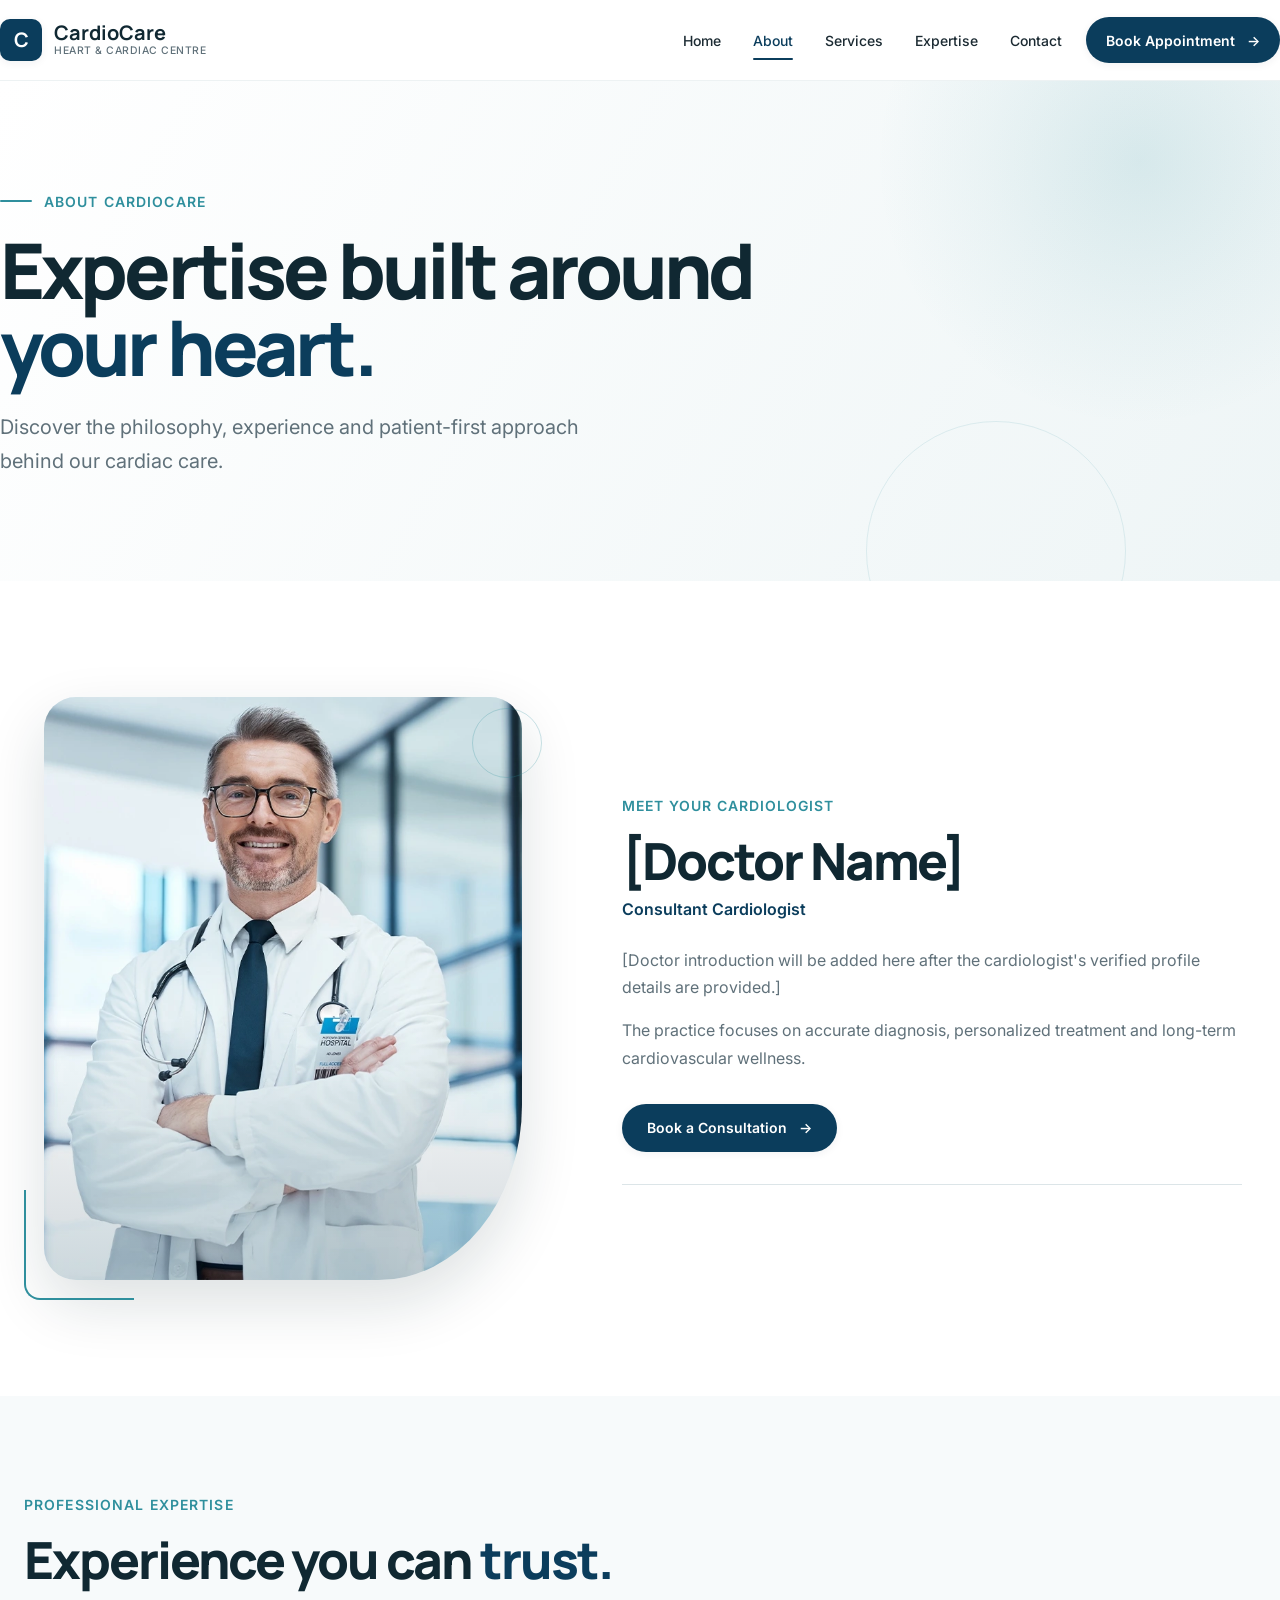
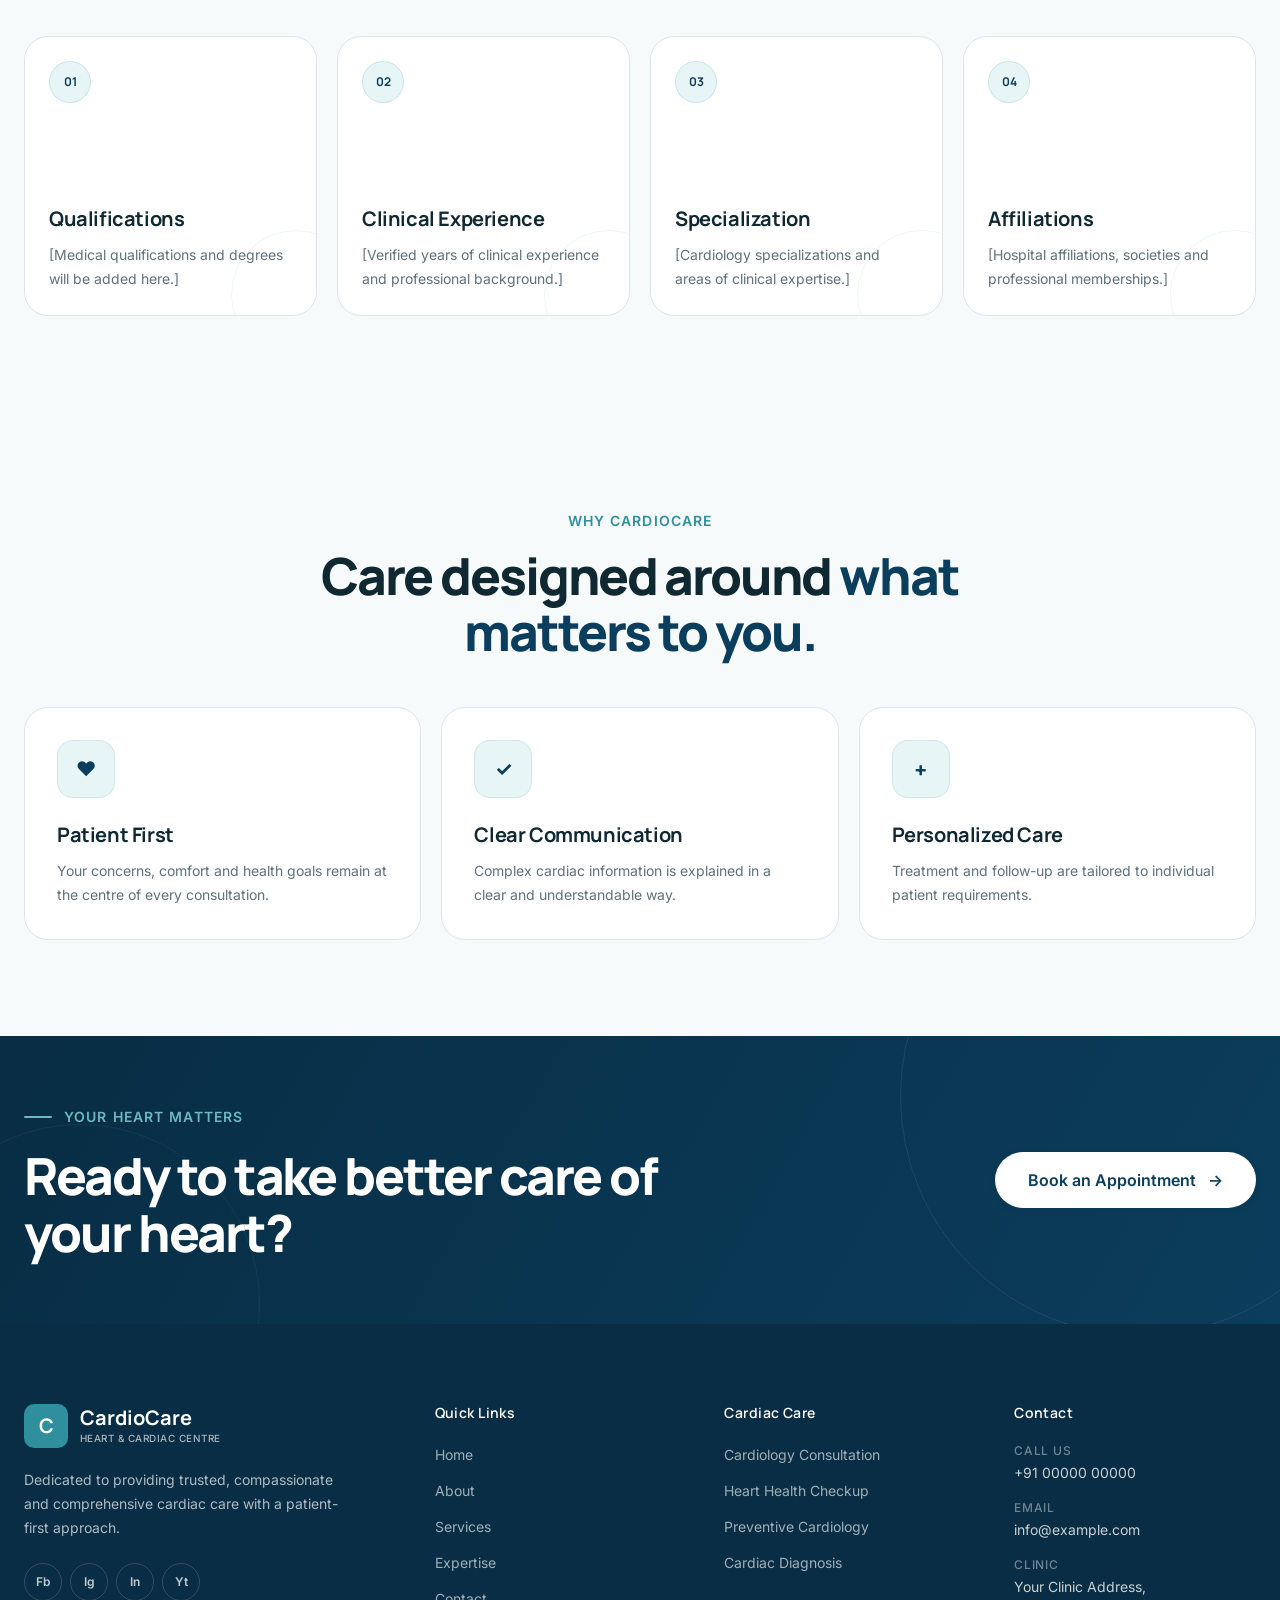
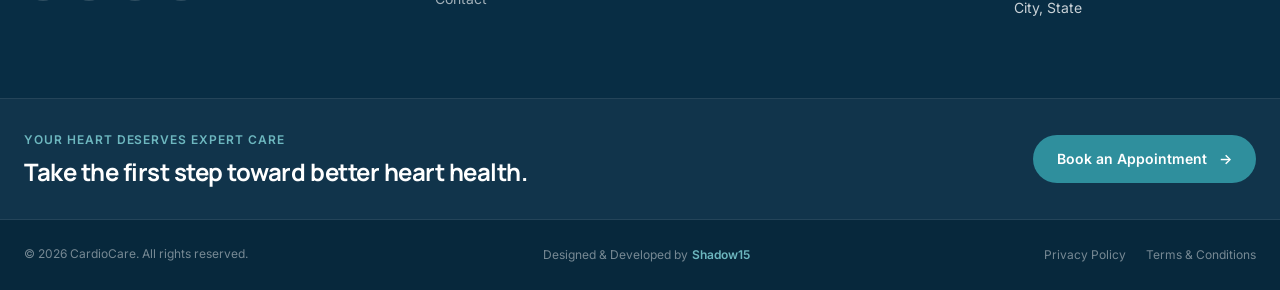
<file: about.html>
<!DOCTYPE html>
<html lang="en">

<head>

    <!-- =====================================================
         DOCUMENT META
         ===================================================== -->

    <meta charset="UTF-8">

    <meta
        name="viewport"
        content="width=device-width, initial-scale=1.0"
    >

    <meta
        name="description"
        content="Learn about our cardiology practice, clinical approach and commitment to personalized heart care."
    >

    <meta
        name="theme-color"
        content="#0b3d5c"
    >

    <title>About | CardioCare</title>


    <!-- =====================================================
         FAVICON
         ===================================================== -->

    <link
        rel="icon"
        type="image/png"
        href="assets/images/logo/favicon.png"
    >


    <!-- =====================================================
         GOOGLE FONTS
         ===================================================== -->

    <link rel="preconnect" href="https://fonts.googleapis.com">

    <link
        rel="preconnect"
        href="https://fonts.gstatic.com"
        crossorigin
    >

    <link
        href="https://fonts.googleapis.com/css2?family=Inter:wght@400;500;600;700&family=Manrope:wght@500;600;700;800&display=swap"
        rel="stylesheet"
    >


    <!-- =====================================================
         MAIN STYLESHEET
         ===================================================== -->

    <link
        rel="stylesheet"
        href="assets/css/style.css"
    >

</head>


<body data-page="about">


    <!-- =====================================================
         SITE HEADER / NAVBAR
         SHARED COMPONENT
         ===================================================== -->

    <header class="site-header">

        <div class="site-header__inner container">


            <!-- =================================================
                 LOGO
                 ================================================= -->

            <a
                href="index.html"
                class="site-header__logo"
                aria-label="CardioCare - Home"
            >

                <span class="site-header__logo-mark">
                    C
                </span>

                <span class="site-header__logo-text">

                    <strong>
                        CardioCare
                    </strong>

                    <small>
                        Heart &amp; Cardiac Centre
                    </small>

                </span>

            </a>


            <!-- =================================================
                 DESKTOP NAVIGATION
                 ================================================= -->

            <nav
                class="site-nav"
                aria-label="Primary Navigation"
            >

                <ul class="site-nav__list">

                    <li class="site-nav__item">

                        <a
                            href="index.html"
                            class="site-nav__link"
                        >
                            Home
                        </a>

                    </li>

                    <li class="site-nav__item">

                        <a
                            href="about.html"
                            class="site-nav__link active"
                        >
                            About
                        </a>

                    </li>

                    <li class="site-nav__item">

                        <a
                            href="services.html"
                            class="site-nav__link"
                        >
                            Services
                        </a>

                    </li>

                    <li class="site-nav__item">

                        <a
                            href="portfolio.html"
                            class="site-nav__link"
                        >
                            Expertise
                        </a>

                    </li>

                    <li class="site-nav__item">

                        <a
                            href="contact.html"
                            class="site-nav__link"
                        >
                            Contact
                        </a>

                    </li>

                </ul>

            </nav>


            <!-- =================================================
                 HEADER ACTIONS
                 ================================================= -->

            <div class="site-header__actions">

                <a
                    href="contact.html"
                    class="site-header__appointment"
                >

                    <span>
                        Book Appointment
                    </span>

                    <span
                        class="site-header__appointment-arrow"
                        aria-hidden="true"
                    >
                        →
                    </span>

                </a>


                <button
                    class="site-header__menu-toggle"
                    type="button"
                    aria-label="Open navigation menu"
                    aria-expanded="false"
                    aria-controls="mobile-navigation"
                >

                    <span></span>
                    <span></span>
                    <span></span>

                </button>

            </div>

        </div>


        <!-- =====================================================
             MOBILE NAVIGATION
             ===================================================== -->

        <div
            class="mobile-navigation"
            id="mobile-navigation"
        >

            <nav
                class="mobile-navigation__nav"
                aria-label="Mobile Navigation"
            >

                <ul class="mobile-navigation__list">

                    <li>

                        <a
                            href="index.html"
                            class="mobile-navigation__link"
                        >
                            Home
                        </a>

                    </li>

                    <li>

                        <a
                            href="about.html"
                            class="mobile-navigation__link active"
                        >
                            About
                        </a>

                    </li>

                    <li>

                        <a
                            href="services.html"
                            class="mobile-navigation__link"
                        >
                            Services
                        </a>

                    </li>

                    <li>

                        <a
                            href="portfolio.html"
                            class="mobile-navigation__link"
                        >
                            Expertise
                        </a>

                    </li>

                    <li>

                        <a
                            href="contact.html"
                            class="mobile-navigation__link"
                        >
                            Contact
                        </a>

                    </li>

                </ul>


                <a
                    href="contact.html"
                    class="mobile-navigation__appointment"
                >
                    Book an Appointment
                </a>

            </nav>

        </div>

    </header>



    <!-- =====================================================
         MAIN CONTENT
         ===================================================== -->

    <main>


        <!-- =================================================
             ABOUT PAGE HERO
             CSS: assets/css/pages/about/about.css
             ================================================= -->

        <section
            class="about-page-hero"
            aria-labelledby="about-page-title"
        >

            <div class="container">

                <div
                    class="about-page-hero__content"
                    data-reveal
                >

                    <span class="about-page-hero__eyebrow">
                        About CardioCare
                    </span>

                    <h1
                        id="about-page-title"
                        class="about-page-hero__title"
                    >
                        Expertise built around
                        <span>your heart.</span>
                    </h1>

                    <p class="about-page-hero__description">
                        Discover the philosophy, experience and
                        patient-first approach behind our cardiac care.
                    </p>

                </div>

            </div>

        </section>



        <!-- =================================================
             DOCTOR INTRODUCTION
             ================================================= -->

        <section
            class="about-doctor section"
            aria-labelledby="about-doctor-title"
        >

            <div class="container">

                <div class="about-doctor__grid">


                    <!-- Doctor Image -->

                    <div
                        class="about-doctor__visual"
                        data-reveal
                    >

                        <div class="about-doctor__image-wrapper">

                            <img
                                src="assets/css/images/home about image.webp"
                                alt="Cardiologist portrait"
                                class="about-doctor__image"
                                loading="lazy"
                            >

                        </div>

                    </div>


                    <!-- Doctor Information -->

                    <div
                        class="about-doctor__content"
                        data-reveal
                    >

                        <span class="about-doctor__eyebrow">
                            Meet Your Cardiologist
                        </span>

                        <h2
                            id="about-doctor-title"
                            class="about-doctor__title"
                        >
                            [Doctor Name]
                        </h2>

                        <p class="about-doctor__designation">
                            Consultant Cardiologist
                        </p>

                        <p class="about-doctor__text">
                            [Doctor introduction will be added here
                            after the cardiologist's verified profile
                            details are provided.]
                        </p>

                        <p class="about-doctor__text">
                            The practice focuses on accurate diagnosis,
                            personalized treatment and long-term
                            cardiovascular wellness.
                        </p>


                        <!-- Doctor CTA -->

                        <a
                            href="contact.html"
                            class="btn btn--primary"
                        >
                            Book a Consultation

                            <span
                                class="btn__arrow"
                                aria-hidden="true"
                            >
                                →
                            </span>

                        </a>

                    </div>

                </div>

            </div>

        </section>



        <!-- =================================================
             QUALIFICATIONS & EXPERIENCE
             ================================================= -->

        <section
            class="about-credentials section section--light"
            aria-labelledby="about-credentials-title"
        >

            <div class="container">


                <!-- Section Header -->

                <div
                    class="about-section-header"
                    data-reveal
                >

                    <span class="about-section-header__eyebrow">
                        Professional Expertise
                    </span>

                    <h2
                        id="about-credentials-title"
                        class="about-section-header__title"
                    >
                        Experience you can
                        <span>trust.</span>
                    </h2>

                </div>


                <!-- Credentials Grid -->

                <div class="about-credentials__grid">


                    <!-- Qualification -->

                    <article
                        class="about-credential-card"
                        data-reveal
                    >

                        <span class="about-credential-card__number">
                            01
                        </span>

                        <h3>
                            Qualifications
                        </h3>

                        <p>
                            [Medical qualifications and degrees
                            will be added here.]
                        </p>

                    </article>


                    <!-- Experience -->

                    <article
                        class="about-credential-card"
                        data-reveal
                    >

                        <span class="about-credential-card__number">
                            02
                        </span>

                        <h3>
                            Clinical Experience
                        </h3>

                        <p>
                            [Verified years of clinical experience
                            and professional background.]
                        </p>

                    </article>


                    <!-- Specialization -->

                    <article
                        class="about-credential-card"
                        data-reveal
                    >

                        <span class="about-credential-card__number">
                            03
                        </span>

                        <h3>
                            Specialization
                        </h3>

                        <p>
                            [Cardiology specializations and areas
                            of clinical expertise.]
                        </p>

                    </article>


                    <!-- Affiliations -->

                    <article
                        class="about-credential-card"
                        data-reveal
                    >

                        <span class="about-credential-card__number">
                            04
                        </span>

                        <h3>
                            Affiliations
                        </h3>

                        <p>
                            [Hospital affiliations, societies and
                            professional memberships.]
                        </p>

                    </article>

                </div>

            </div>

        </section>


        <!-- =================================================
             WHY CHOOSE US
             ================================================= -->

        <section
            class="about-why section section--light"
            aria-labelledby="about-why-title"
        >

            <div class="container">

                <div
                    class="about-section-header text-center"
                    data-reveal
                >

                    <span class="about-section-header__eyebrow">
                        Why CardioCare
                    </span>

                    <h2
                        id="about-why-title"
                        class="about-section-header__title"
                    >
                        Care designed around
                        <span>what matters to you.</span>
                    </h2>

                </div>


                <div class="about-why__grid">


                    <!-- Why 01 -->

                    <article
                        class="about-why__item"
                        data-reveal
                    >

                        <span class="about-why__icon">
                            ♥
                        </span>

                        <h3>
                            Patient First
                        </h3>

                        <p>
                            Your concerns, comfort and health goals
                            remain at the centre of every consultation.
                        </p>

                    </article>


                    <!-- Why 02 -->

                    <article
                        class="about-why__item"
                        data-reveal
                    >

                        <span class="about-why__icon">
                            ✓
                        </span>

                        <h3>
                            Clear Communication
                        </h3>

                        <p>
                            Complex cardiac information is explained
                            in a clear and understandable way.
                        </p>

                    </article>


                    <!-- Why 03 -->

                    <article
                        class="about-why__item"
                        data-reveal
                    >

                        <span class="about-why__icon">
                            +
                        </span>

                        <h3>
                            Personalized Care
                        </h3>

                        <p>
                            Treatment and follow-up are tailored
                            to individual patient requirements.
                        </p>

                    </article>

                </div>

            </div>

        </section>



        <!-- =================================================
             APPOINTMENT CTA
             ================================================= -->

        <section
            class="about-cta"
            aria-labelledby="about-cta-title"
        >

            <div class="container">

                <div
                    class="about-cta__inner"
                    data-reveal
                >

                    <div class="about-cta__content">

                        <span class="about-cta__eyebrow">
                            Your Heart Matters
                        </span>

                        <h2
                            id="about-cta-title"
                            class="about-cta__title"
                        >
                            Ready to take better
                            care of your heart?
                        </h2>

                    </div>


                    <a
                        href="contact.html"
                        class="btn btn--light btn--large"
                    >

                        Book an Appointment

                        <span
                            class="btn__arrow"
                            aria-hidden="true"
                        >
                            →
                        </span>

                    </a>

                </div>

            </div>

        </section>

    </main>



    <!-- =====================================================
         SITE FOOTER
         SHARED COMPONENT
         ===================================================== -->

    <footer class="site-footer">

        <div class="site-footer__main container">


            <!-- Footer Brand -->

            <div class="site-footer__brand">

                <a
                    href="index.html"
                    class="site-footer__logo"
                    aria-label="CardioCare - Home"
                >

                    <span class="site-footer__logo-mark">
                        C
                    </span>

                    <span class="site-footer__logo-text">

                        <strong>
                            CardioCare
                        </strong>

                        <small>
                            Heart &amp; Cardiac Centre
                        </small>

                    </span>

                </a>

                <p class="site-footer__description">
                    Dedicated to providing trusted,
                    compassionate and comprehensive
                    cardiac care with a patient-first approach.
                </p>


                <div class="site-footer__socials">

                    <a
                        href="#"
                        class="site-footer__social"
                        aria-label="Facebook"
                    >
                        Fb
                    </a>

                    <a
                        href="#"
                        class="site-footer__social"
                        aria-label="Instagram"
                    >
                        Ig
                    </a>

                    <a
                        href="#"
                        class="site-footer__social"
                        aria-label="LinkedIn"
                    >
                        In
                    </a>

                    <a
                        href="#"
                        class="site-footer__social"
                        aria-label="YouTube"
                    >
                        Yt
                    </a>

                </div>

            </div>


            <!-- Footer Quick Links -->

            <div class="site-footer__column">

                <h3 class="site-footer__heading">
                    Quick Links
                </h3>

                <ul class="site-footer__links">

                    <li>
                        <a href="index.html">
                            Home
                        </a>
                    </li>

                    <li>
                        <a href="about.html">
                            About
                        </a>
                    </li>

                    <li>
                        <a href="services.html">
                            Services
                        </a>
                    </li>

                    <li>
                        <a href="portfolio.html">
                            Expertise
                        </a>
                    </li>

                    <li>
                        <a href="contact.html">
                            Contact
                        </a>
                    </li>

                </ul>

            </div>


            <!-- Footer Services -->

            <div class="site-footer__column">

                <h3 class="site-footer__heading">
                    Cardiac Care
                </h3>

                <ul class="site-footer__links">

                    <li>
                        <a href="services.html">
                            Cardiology Consultation
                        </a>
                    </li>

                    <li>
                        <a href="services.html">
                            Heart Health Checkup
                        </a>
                    </li>

                    <li>
                        <a href="services.html">
                            Preventive Cardiology
                        </a>
                    </li>

                    <li>
                        <a href="services.html">
                            Cardiac Diagnosis
                        </a>
                    </li>

                </ul>

            </div>


            <!-- Footer Contact -->

            <div class="site-footer__column">

                <h3 class="site-footer__heading">
                    Contact
                </h3>

                <a
                    href="tel:+910000000000"
                    class="site-footer__contact-item"
                >

                    <span class="site-footer__contact-label">
                        Call Us
                    </span>

                    <span class="site-footer__contact-value">
                        +91 00000 00000
                    </span>

                </a>

                <a
                    href="mailto:info@example.com"
                    class="site-footer__contact-item"
                >

                    <span class="site-footer__contact-label">
                        Email
                    </span>

                    <span class="site-footer__contact-value">
                        info@example.com
                    </span>

                </a>

                <div class="site-footer__contact-item">

                    <span class="site-footer__contact-label">
                        Clinic
                    </span>

                    <span class="site-footer__contact-value">
                        Your Clinic Address,<br>
                        City, State
                    </span>

                </div>

            </div>

        </div>


        <!-- =================================================
             FOOTER CTA
             ================================================= -->

        <div class="site-footer__cta">

            <div class="site-footer__cta-inner container">

                <div class="site-footer__cta-content">

                    <span class="site-footer__cta-label">
                        Your Heart Deserves Expert Care
                    </span>

                    <h2 class="site-footer__cta-title">
                        Take the first step toward
                        better heart health.
                    </h2>

                </div>

                <a
                    href="contact.html"
                    class="site-footer__cta-button"
                >
                    Book an Appointment

                    <span aria-hidden="true">
                        →
                    </span>

                </a>

            </div>

        </div>


        <!-- =================================================
             FOOTER BOTTOM
             ================================================= -->

        <div class="site-footer__bottom">

            <div class="site-footer__bottom-inner container">

                <p class="site-footer__copyright">
                    © 2026 CardioCare.
                    All rights reserved.
                </p>

                <p class="site-footer__credit">

                    Designed &amp; Developed by

                    <a
                        href="https://shadow15.in"
                        target="_blank"
                        rel="noopener noreferrer"
                        class="site-footer__credit-link"
                    >
                        Shadow15
                    </a>

                </p>

                <div class="site-footer__legal">

                    <a href="#">
                        Privacy Policy
                    </a>

                    <a href="#">
                        Terms &amp; Conditions
                    </a>

                </div>

            </div>

        </div>

    </footer>



    <!-- =====================================================
         MAIN JAVASCRIPT
         ===================================================== -->

    <script
        type="module"
        src="assets/js/main.js"
    ></script>

</body>

</html>
</file>
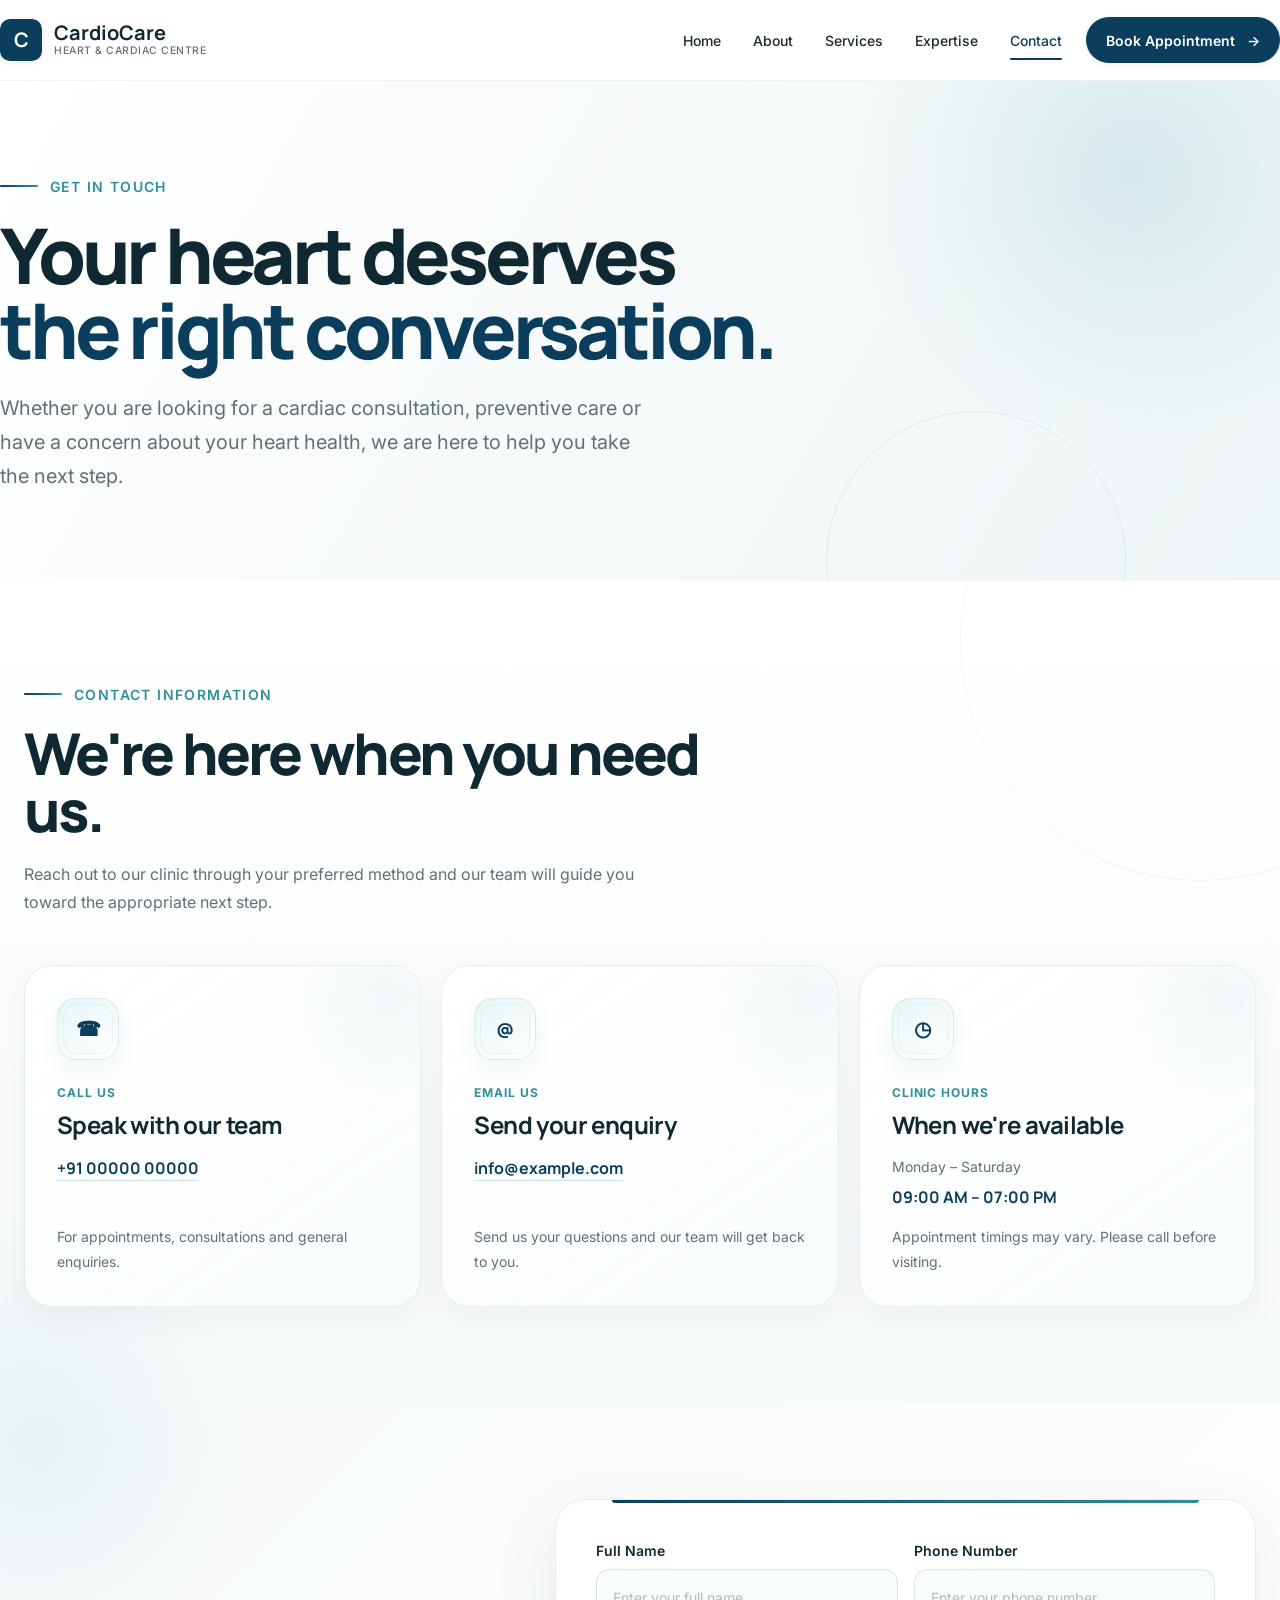
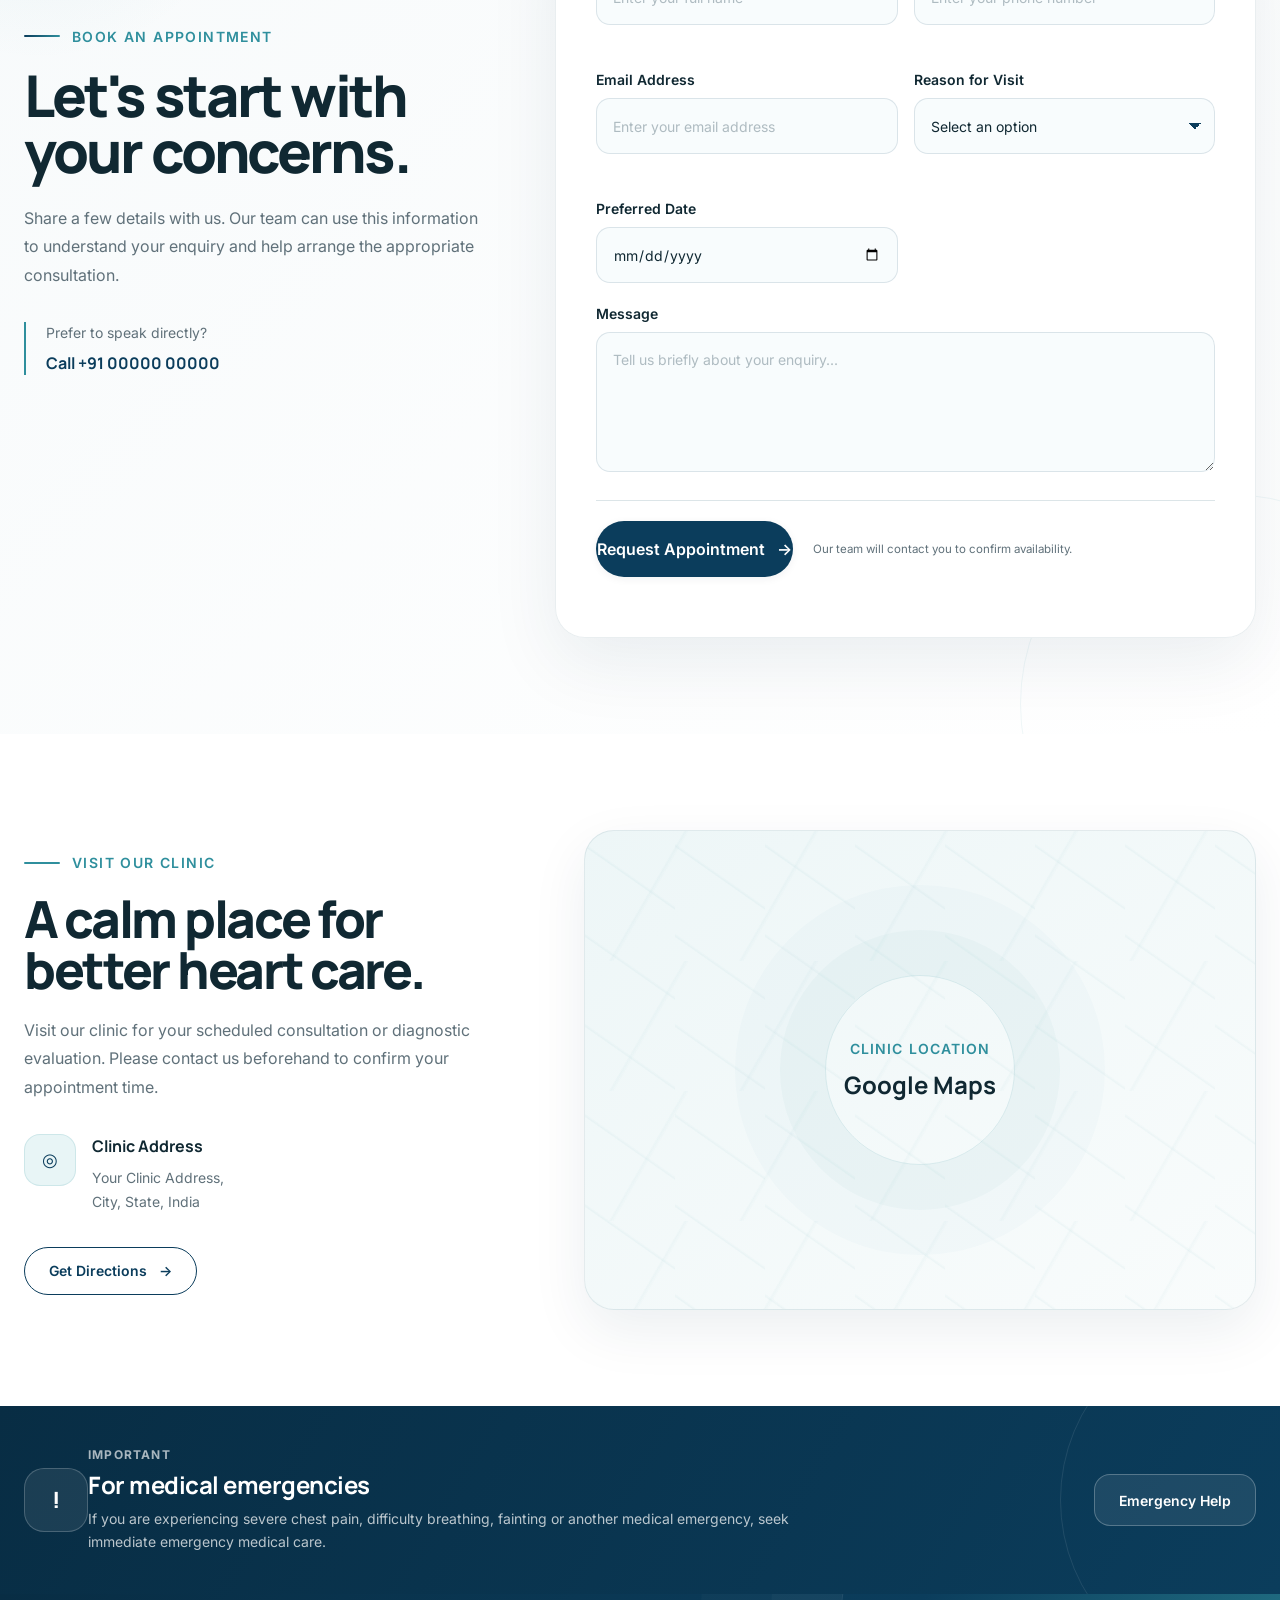
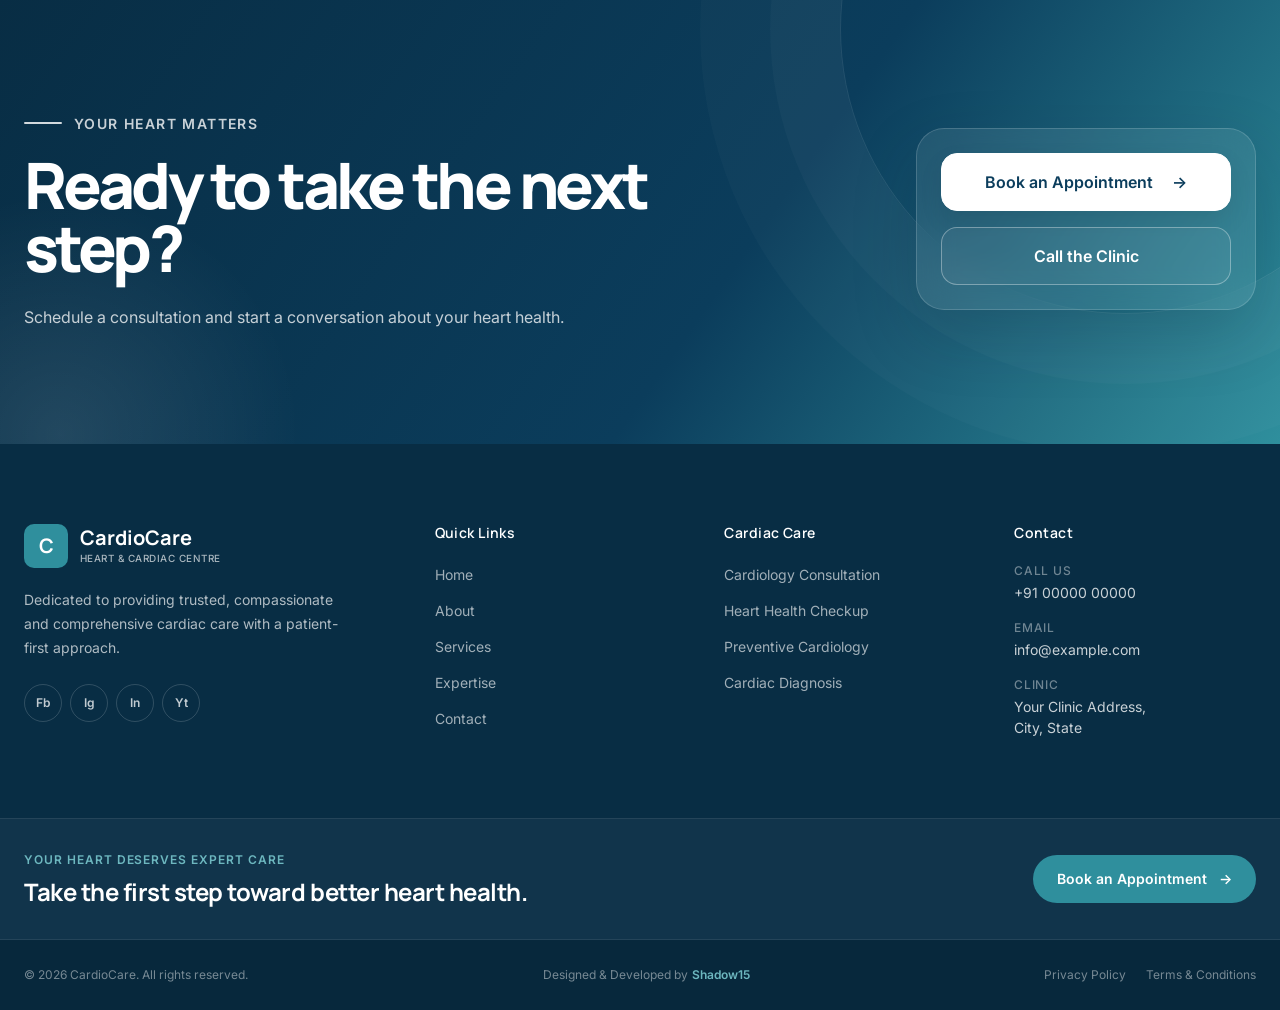
<file: contact.html>
<!DOCTYPE html>
<html lang="en">

<head>

    <!-- =====================================================
         DOCUMENT META
         ===================================================== -->

    <meta charset="UTF-8">

    <meta
        name="viewport"
        content="width=device-width, initial-scale=1.0"
    >

    <meta
        name="description"
        content="Contact our cardiology clinic for consultations, appointments and personalized heart care."
    >

    <meta
        name="theme-color"
        content="#0b3d5c"
    >

    <title>Contact | CardioCare</title>


    <!-- =====================================================
         FAVICON
         ===================================================== -->

    <link
        rel="icon"
        type="image/png"
        href="assets/images/logo/favicon.png"
    >


    <!-- =====================================================
         GOOGLE FONTS
         ===================================================== -->

    <link rel="preconnect" href="https://fonts.googleapis.com">

    <link
        rel="preconnect"
        href="https://fonts.gstatic.com"
        crossorigin
    >

    <link
        href="https://fonts.googleapis.com/css2?family=Inter:wght@400;500;600;700&family=Manrope:wght@500;600;700;800&display=swap"
        rel="stylesheet"
    >


    <!-- =====================================================
         MAIN STYLESHEET
         ===================================================== -->

    <link
        rel="stylesheet"
        href="assets/css/style.css"
    >

</head>


<body data-page="contact">


    <!-- =====================================================
         SITE HEADER / NAVBAR
         SHARED COMPONENT
         ===================================================== -->

    <header class="site-header">

        <div class="site-header__inner container">


            <!-- =================================================
                 LOGO
                 ================================================= -->

            <a
                href="index.html"
                class="site-header__logo"
                aria-label="CardioCare - Home"
            >

                <span class="site-header__logo-mark">
                    C
                </span>

                <span class="site-header__logo-text">

                    <strong>
                        CardioCare
                    </strong>

                    <small>
                        Heart &amp; Cardiac Centre
                    </small>

                </span>

            </a>


            <!-- =================================================
                 DESKTOP NAVIGATION
                 ================================================= -->

            <nav
                class="site-nav"
                aria-label="Primary Navigation"
            >

                <ul class="site-nav__list">

                    <li class="site-nav__item">

                        <a
                            href="index.html"
                            class="site-nav__link"
                        >
                            Home
                        </a>

                    </li>

                    <li class="site-nav__item">

                        <a
                            href="about.html"
                            class="site-nav__link"
                        >
                            About
                        </a>

                    </li>

                    <li class="site-nav__item">

                        <a
                            href="services.html"
                            class="site-nav__link"
                        >
                            Services
                        </a>

                    </li>

                    <li class="site-nav__item">

                        <a
                            href="portfolio.html"
                            class="site-nav__link"
                        >
                            Expertise
                        </a>

                    </li>

                    <li class="site-nav__item">

                        <a
                            href="contact.html"
                            class="site-nav__link active"
                        >
                            Contact
                        </a>

                    </li>

                </ul>

            </nav>


            <!-- =================================================
                 HEADER ACTIONS
                 ================================================= -->

            <div class="site-header__actions">

                <a
                    href="#appointment-form"
                    class="site-header__appointment"
                >

                    <span>
                        Book Appointment
                    </span>

                    <span
                        class="site-header__appointment-arrow"
                        aria-hidden="true"
                    >
                        →
                    </span>

                </a>


                <button
                    class="site-header__menu-toggle"
                    type="button"
                    aria-label="Open navigation menu"
                    aria-expanded="false"
                    aria-controls="mobile-navigation"
                >

                    <span></span>
                    <span></span>
                    <span></span>

                </button>

            </div>

        </div>


        <!-- =====================================================
             MOBILE NAVIGATION
             ===================================================== -->

        <div
            class="mobile-navigation"
            id="mobile-navigation"
        >

            <nav
                class="mobile-navigation__nav"
                aria-label="Mobile Navigation"
            >

                <ul class="mobile-navigation__list">

                    <li>
                        <a
                            href="index.html"
                            class="mobile-navigation__link"
                        >
                            Home
                        </a>
                    </li>

                    <li>
                        <a
                            href="about.html"
                            class="mobile-navigation__link"
                        >
                            About
                        </a>
                    </li>

                    <li>
                        <a
                            href="services.html"
                            class="mobile-navigation__link"
                        >
                            Services
                        </a>
                    </li>

                    <li>
                        <a
                            href="portfolio.html"
                            class="mobile-navigation__link"
                        >
                            Expertise
                        </a>
                    </li>

                    <li>
                        <a
                            href="contact.html"
                            class="mobile-navigation__link active"
                        >
                            Contact
                        </a>
                    </li>

                </ul>


                <a
                    href="#appointment-form"
                    class="mobile-navigation__appointment"
                >
                    Book an Appointment
                </a>

            </nav>

        </div>

    </header>


    <!-- =====================================================
         MAIN CONTENT
         ===================================================== -->

    <main>


        <!-- =================================================
             01. CONTACT HERO
             CSS: contact-hero.css
             ================================================= -->

        <section
            class="contact-page-hero"
            aria-labelledby="contact-page-title"
        >

            <div class="container">

                <div
                    class="contact-page-hero__content"
                    data-reveal
                >

                    <span class="contact-page-hero__eyebrow">
                        Get in Touch
                    </span>

                    <h1
                        id="contact-page-title"
                        class="contact-page-hero__title"
                    >
                        Your heart deserves
                        <span>the right conversation.</span>
                    </h1>

                    <p class="contact-page-hero__description">
                        Whether you are looking for a cardiac
                        consultation, preventive care or have a
                        concern about your heart health, we are
                        here to help you take the next step.
                    </p>

                </div>

            </div>

        </section>


        <!-- =================================================
             02. CONTACT INFORMATION
             CSS: contact-info.css
             ================================================= -->

        <section
            class="contact-info section"
            aria-labelledby="contact-info-title"
        >

            <div class="container">


                <!-- Section Header -->

                <div
                    class="contact-info__header"
                    data-reveal
                >

                    <span class="contact-info__eyebrow">
                        Contact Information
                    </span>

                    <h2
                        id="contact-info-title"
                        class="contact-info__title"
                    >
                        We're here when
                        you need us.
                    </h2>

                    <p class="contact-info__intro">
                        Reach out to our clinic through your
                        preferred method and our team will guide
                        you toward the appropriate next step.
                    </p>

                </div>


                <!-- Information Cards -->

                <div class="contact-info__grid">


                    <!-- Phone -->

                    <article
                        class="contact-info__card"
                        data-reveal
                    >

                        <span class="contact-info__icon">
                            ☎
                        </span>

                        <span class="contact-info__label">
                            Call Us
                        </span>

                        <h3>
                            Speak with our team
                        </h3>

                        <a
                            href="tel:+910000000000"
                            class="contact-info__value"
                        >
                            +91 00000 00000
                        </a>

                        <p>
                            For appointments, consultations
                            and general enquiries.
                        </p>

                    </article>


                    <!-- Email -->

                    <article
                        class="contact-info__card"
                        data-reveal
                    >

                        <span class="contact-info__icon">
                            @
                        </span>

                        <span class="contact-info__label">
                            Email Us
                        </span>

                        <h3>
                            Send your enquiry
                        </h3>

                        <a
                            href="mailto:info@example.com"
                            class="contact-info__value"
                        >
                            info@example.com
                        </a>

                        <p>
                            Send us your questions and our team
                            will get back to you.
                        </p>

                    </article>


                    <!-- Clinic Hours -->

                    <article
                        class="contact-info__card"
                        data-reveal
                    >

                        <span class="contact-info__icon">
                            ◷
                        </span>

                        <span class="contact-info__label">
                            Clinic Hours
                        </span>

                        <h3>
                            When we're available
                        </h3>

                        <div class="contact-info__hours">

                            <span>
                                Monday – Saturday
                            </span>

                            <strong>
                                09:00 AM – 07:00 PM
                            </strong>

                        </div>

                        <p>
                            Appointment timings may vary.
                            Please call before visiting.
                        </p>

                    </article>

                </div>

            </div>

        </section>


        <!-- =================================================
             03. APPOINTMENT / CONTACT FORM
             CSS: contact-form.css
             ================================================= -->

        <section
            class="contact-form-section section section--light"
            id="appointment-form"
            aria-labelledby="contact-form-title"
        >

            <div class="container">

                <div class="contact-form__layout">


                    <!-- Form Introduction -->

                    <div
                        class="contact-form__content"
                        data-reveal
                    >

                        <span class="contact-form__eyebrow">
                            Book an Appointment
                        </span>

                        <h2
                            id="contact-form-title"
                            class="contact-form__title"
                        >
                            Let's start with
                            your concerns.
                        </h2>

                        <p class="contact-form__description">
                            Share a few details with us. Our team
                            can use this information to understand
                            your enquiry and help arrange the
                            appropriate consultation.
                        </p>


                        <!-- Quick Contact -->

                        <div class="contact-form__quick-contact">

                            <span>
                                Prefer to speak directly?
                            </span>

                            <a
                                href="tel:+910000000000"
                            >
                                Call +91 00000 00000
                            </a>

                        </div>

                    </div>


                    <!-- Appointment Form -->

                    <div
                        class="contact-form__wrapper"
                        data-reveal
                    >

                        <form
                            class="contact-form"
                            id="appointment-contact-form"
                            novalidate
                        >


                            <!-- Name -->

                            <div class="contact-form__field">

                                <label
                                    for="patient-name"
                                >
                                    Full Name
                                </label>

                                <input
                                    type="text"
                                    id="patient-name"
                                    name="name"
                                    placeholder="Enter your full name"
                                    autocomplete="name"
                                    required
                                >

                                <span
                                    class="contact-form__error"
                                    data-error-for="patient-name"
                                ></span>

                            </div>


                            <!-- Phone -->

                            <div class="contact-form__field">

                                <label
                                    for="patient-phone"
                                >
                                    Phone Number
                                </label>

                                <input
                                    type="tel"
                                    id="patient-phone"
                                    name="phone"
                                    placeholder="Enter your phone number"
                                    autocomplete="tel"
                                    required
                                >

                                <span
                                    class="contact-form__error"
                                    data-error-for="patient-phone"
                                ></span>

                            </div>


                            <!-- Email -->

                            <div class="contact-form__field">

                                <label
                                    for="patient-email"
                                >
                                    Email Address
                                </label>

                                <input
                                    type="email"
                                    id="patient-email"
                                    name="email"
                                    placeholder="Enter your email address"
                                    autocomplete="email"
                                >

                                <span
                                    class="contact-form__error"
                                    data-error-for="patient-email"
                                ></span>

                            </div>


                            <!-- Concern -->

                            <div class="contact-form__field">

                                <label
                                    for="patient-concern"
                                >
                                    Reason for Visit
                                </label>

                                <select
                                    id="patient-concern"
                                    name="concern"
                                    required
                                >

                                    <option
                                        value=""
                                        selected
                                        disabled
                                    >
                                        Select an option
                                    </option>

                                    <option value="consultation">
                                        Cardiology Consultation
                                    </option>

                                    <option value="checkup">
                                        Heart Health Checkup
                                    </option>

                                    <option value="preventive-care">
                                        Preventive Cardiology
                                    </option>

                                    <option value="hypertension">
                                        Hypertension Management
                                    </option>

                                    <option value="cholesterol">
                                        Cholesterol Management
                                    </option>

                                    <option value="other">
                                        Other Enquiry
                                    </option>

                                </select>

                                <span
                                    class="contact-form__error"
                                    data-error-for="patient-concern"
                                ></span>

                            </div>


                            <!-- Preferred Date -->

                            <div class="contact-form__field">

                                <label
                                    for="preferred-date"
                                >
                                    Preferred Date
                                </label>

                                <input
                                    type="date"
                                    id="preferred-date"
                                    name="preferred-date"
                                >

                            </div>


                            <!-- Message -->

                            <div
                                class="contact-form__field contact-form__field--full"
                            >

                                <label
                                    for="patient-message"
                                >
                                    Message
                                </label>

                                <textarea
                                    id="patient-message"
                                    name="message"
                                    rows="5"
                                    placeholder="Tell us briefly about your enquiry..."
                                ></textarea>

                            </div>


                            <!-- Submit -->

                            <div
                                class="contact-form__actions"
                            >

                                <button
                                    type="submit"
                                    class="btn btn--primary btn--large"
                                >

                                    Request Appointment

                                    <span
                                        class="btn__arrow"
                                        aria-hidden="true"
                                    >
                                        →
                                    </span>

                                </button>

                                <p class="contact-form__note">
                                    Our team will contact you
                                    to confirm availability.
                                </p>

                            </div>


                            <!-- Form Status -->

                            <div
                                class="contact-form__status"
                                id="contact-form-status"
                                role="status"
                                aria-live="polite"
                            ></div>

                        </form>

                    </div>

                </div>

            </div>

        </section>


        <!-- =================================================
             04. VISIT OUR CLINIC / LOCATION
             CSS: contact-info.css
             ================================================= -->

        <section
            class="contact-location section"
            aria-labelledby="contact-location-title"
        >

            <div class="container">

                <div class="contact-location__grid">


                    <!-- Location Content -->

                    <div
                        class="contact-location__content"
                        data-reveal
                    >

                        <span class="contact-location__eyebrow">
                            Visit Our Clinic
                        </span>

                        <h2
                            id="contact-location-title"
                            class="contact-location__title"
                        >
                            A calm place for
                            better heart care.
                        </h2>

                        <p class="contact-location__text">
                            Visit our clinic for your scheduled
                            consultation or diagnostic evaluation.
                            Please contact us beforehand to confirm
                            your appointment time.
                        </p>


                        <!-- Address -->

                        <div class="contact-location__address">

                            <span
                                class="contact-location__icon"
                            >
                                ◎
                            </span>

                            <div>

                                <strong>
                                    Clinic Address
                                </strong>

                                <address>
                                    Your Clinic Address,<br>
                                    City, State, India
                                </address>

                            </div>

                        </div>


                        <!-- Directions -->

                        <a
                            href="#"
                            class="btn btn--outline"
                            target="_blank"
                            rel="noopener noreferrer"
                        >
                            Get Directions

                            <span
                                class="btn__arrow"
                                aria-hidden="true"
                            >
                                →
                            </span>

                        </a>

                    </div>


                    <!-- Map Placeholder -->

                    <div
                        class="contact-location__map"
                        data-reveal
                    >

                        <!-- Replace this placeholder with the
                             clinic's Google Maps embed later. -->

                        <div
                            class="contact-location__map-placeholder"
                        >

                            <span>
                                Clinic Location
                            </span>

                            <strong>
                                Google Maps
                            </strong>

                        </div>

                    </div>

                </div>

            </div>

        </section>


        <!-- =================================================
             05. EMERGENCY / QUICK CONTACT
             CSS: contact-info.css
             ================================================= -->

        <section
            class="contact-emergency"
            aria-label="Important medical information"
        >

            <div class="container">

                <div
                    class="contact-emergency__inner"
                    data-reveal
                >

                    <div class="contact-emergency__icon">
                        !
                    </div>

                    <div class="contact-emergency__content">

                        <span>
                            Important
                        </span>

                        <h2>
                            For medical emergencies
                        </h2>

                        <p>
                            If you are experiencing severe chest
                            pain, difficulty breathing, fainting
                            or another medical emergency, seek
                            immediate emergency medical care.
                        </p>

                    </div>

                    <a
                        href="tel:112"
                        class="contact-emergency__button"
                    >
                        Emergency Help
                    </a>

                </div>

            </div>

        </section>


        <!-- =================================================
             06. FINAL APPOINTMENT CTA
             CSS: contact-cta.css
             ================================================= -->

        <section
            class="contact-cta"
            aria-labelledby="contact-cta-title"
        >

            <div class="container">

                <div
                    class="contact-cta__inner"
                    data-reveal
                >

                    <div class="contact-cta__content">

                        <span class="contact-cta__eyebrow">
                            Your Heart Matters
                        </span>

                        <h2
                            id="contact-cta-title"
                            class="contact-cta__title"
                        >
                            Ready to take the
                            next step?
                        </h2>

                        <p class="contact-cta__text">
                            Schedule a consultation and start
                            a conversation about your heart health.
                        </p>

                    </div>


                    <div class="contact-cta__actions">

                        <a
                            href="#appointment-form"
                            class="btn btn--light btn--large"
                        >

                            Book an Appointment

                            <span
                                class="btn__arrow"
                                aria-hidden="true"
                            >
                                →
                            </span>

                        </a>

                        <a
                            href="tel:+910000000000"
                            class="btn btn--light-outline btn--large"
                        >
                            Call the Clinic
                        </a>

                    </div>

                </div>

            </div>

        </section>

    </main>


    <!-- =====================================================
         SITE FOOTER
         SHARED COMPONENT
         ===================================================== -->
   <!-- =====================================================
         SITE FOOTER
         SHARED COMPONENT
         ===================================================== -->

    <footer class="site-footer">

        <div class="site-footer__main container">


            <!-- Footer Brand -->

            <div class="site-footer__brand">

                <a
                    href="index.html"
                    class="site-footer__logo"
                    aria-label="CardioCare - Home"
                >

                    <span class="site-footer__logo-mark">
                        C
                    </span>

                    <span class="site-footer__logo-text">

                        <strong>
                            CardioCare
                        </strong>

                        <small>
                            Heart &amp; Cardiac Centre
                        </small>

                    </span>

                </a>

                <p class="site-footer__description">
                    Dedicated to providing trusted,
                    compassionate and comprehensive
                    cardiac care with a patient-first approach.
                </p>


                <div class="site-footer__socials">

                    <a
                        href="#"
                        class="site-footer__social"
                        aria-label="Facebook"
                    >
                        Fb
                    </a>

                    <a
                        href="#"
                        class="site-footer__social"
                        aria-label="Instagram"
                    >
                        Ig
                    </a>

                    <a
                        href="#"
                        class="site-footer__social"
                        aria-label="LinkedIn"
                    >
                        In
                    </a>

                    <a
                        href="#"
                        class="site-footer__social"
                        aria-label="YouTube"
                    >
                        Yt
                    </a>

                </div>

            </div>


            <!-- Footer Quick Links -->

            <div class="site-footer__column">

                <h3 class="site-footer__heading">
                    Quick Links
                </h3>

                <ul class="site-footer__links">

                    <li>
                        <a href="index.html">
                            Home
                        </a>
                    </li>

                    <li>
                        <a href="about.html">
                            About
                        </a>
                    </li>

                    <li>
                        <a href="services.html">
                            Services
                        </a>
                    </li>

                    <li>
                        <a href="portfolio.html">
                            Expertise
                        </a>
                    </li>

                    <li>
                        <a href="contact.html">
                            Contact
                        </a>
                    </li>

                </ul>

            </div>


            <!-- Footer Services -->

            <div class="site-footer__column">

                <h3 class="site-footer__heading">
                    Cardiac Care
                </h3>

                <ul class="site-footer__links">

                    <li>
                        <a href="services.html">
                            Cardiology Consultation
                        </a>
                    </li>

                    <li>
                        <a href="services.html">
                            Heart Health Checkup
                        </a>
                    </li>

                    <li>
                        <a href="services.html">
                            Preventive Cardiology
                        </a>
                    </li>

                    <li>
                        <a href="services.html">
                            Cardiac Diagnosis
                        </a>
                    </li>

                </ul>

            </div>


            <!-- Footer Contact -->

            <div class="site-footer__column">

                <h3 class="site-footer__heading">
                    Contact
                </h3>

                <a
                    href="tel:+910000000000"
                    class="site-footer__contact-item"
                >

                    <span class="site-footer__contact-label">
                        Call Us
                    </span>

                    <span class="site-footer__contact-value">
                        +91 00000 00000
                    </span>

                </a>

                <a
                    href="mailto:info@example.com"
                    class="site-footer__contact-item"
                >

                    <span class="site-footer__contact-label">
                        Email
                    </span>

                    <span class="site-footer__contact-value">
                        info@example.com
                    </span>

                </a>

                <div class="site-footer__contact-item">

                    <span class="site-footer__contact-label">
                        Clinic
                    </span>

                    <span class="site-footer__contact-value">
                        Your Clinic Address,<br>
                        City, State
                    </span>

                </div>

            </div>

        </div>


        <!-- =================================================
             FOOTER CTA
             ================================================= -->

        <div class="site-footer__cta">

            <div class="site-footer__cta-inner container">

                <div class="site-footer__cta-content">

                    <span class="site-footer__cta-label">
                        Your Heart Deserves Expert Care
                    </span>

                    <h2 class="site-footer__cta-title">
                        Take the first step toward
                        better heart health.
                    </h2>

                </div>

                <a
                    href="contact.html"
                    class="site-footer__cta-button"
                >
                    Book an Appointment

                    <span aria-hidden="true">
                        →
                    </span>

                </a>

            </div>

        </div>


        <!-- =================================================
             FOOTER BOTTOM
             ================================================= -->

        <div class="site-footer__bottom">

            <div class="site-footer__bottom-inner container">

                <p class="site-footer__copyright">
                    © 2026 CardioCare.
                    All rights reserved.
                </p>

                <p class="site-footer__credit">

                    Designed &amp; Developed by

                    <a
                        href="https://shadow15.in"
                        target="_blank"
                        rel="noopener noreferrer"
                        class="site-footer__credit-link"
                    >
                        Shadow15
                    </a>

                </p>

                <div class="site-footer__legal">

                    <a href="#">
                        Privacy Policy
                    </a>

                    <a href="#">
                        Terms &amp; Conditions
                    </a>

                </div>

            </div>

        </div>

    </footer>


    <!-- =====================================================
         MAIN JAVASCRIPT
         ===================================================== -->

    <script
        type="module"
        src="assets/js/main.js"
    ></script>

</body>

</html>
</file>
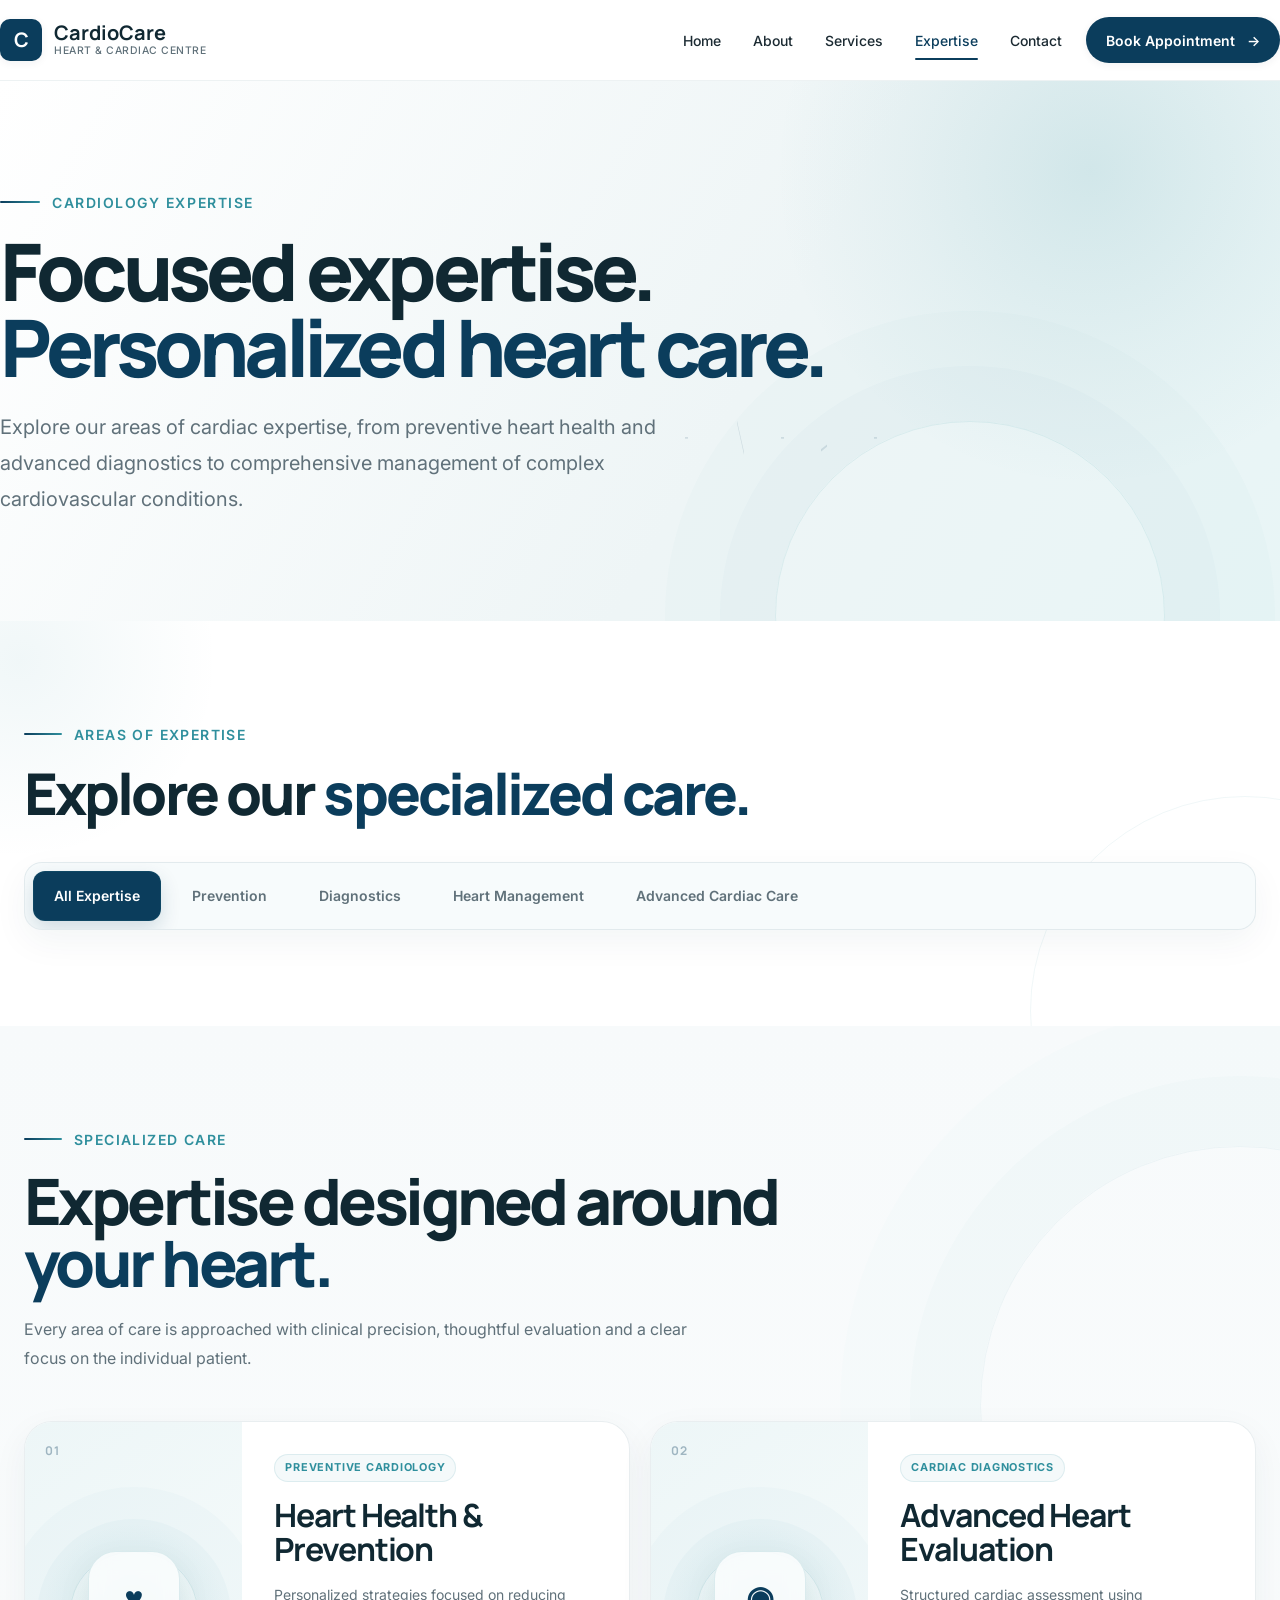
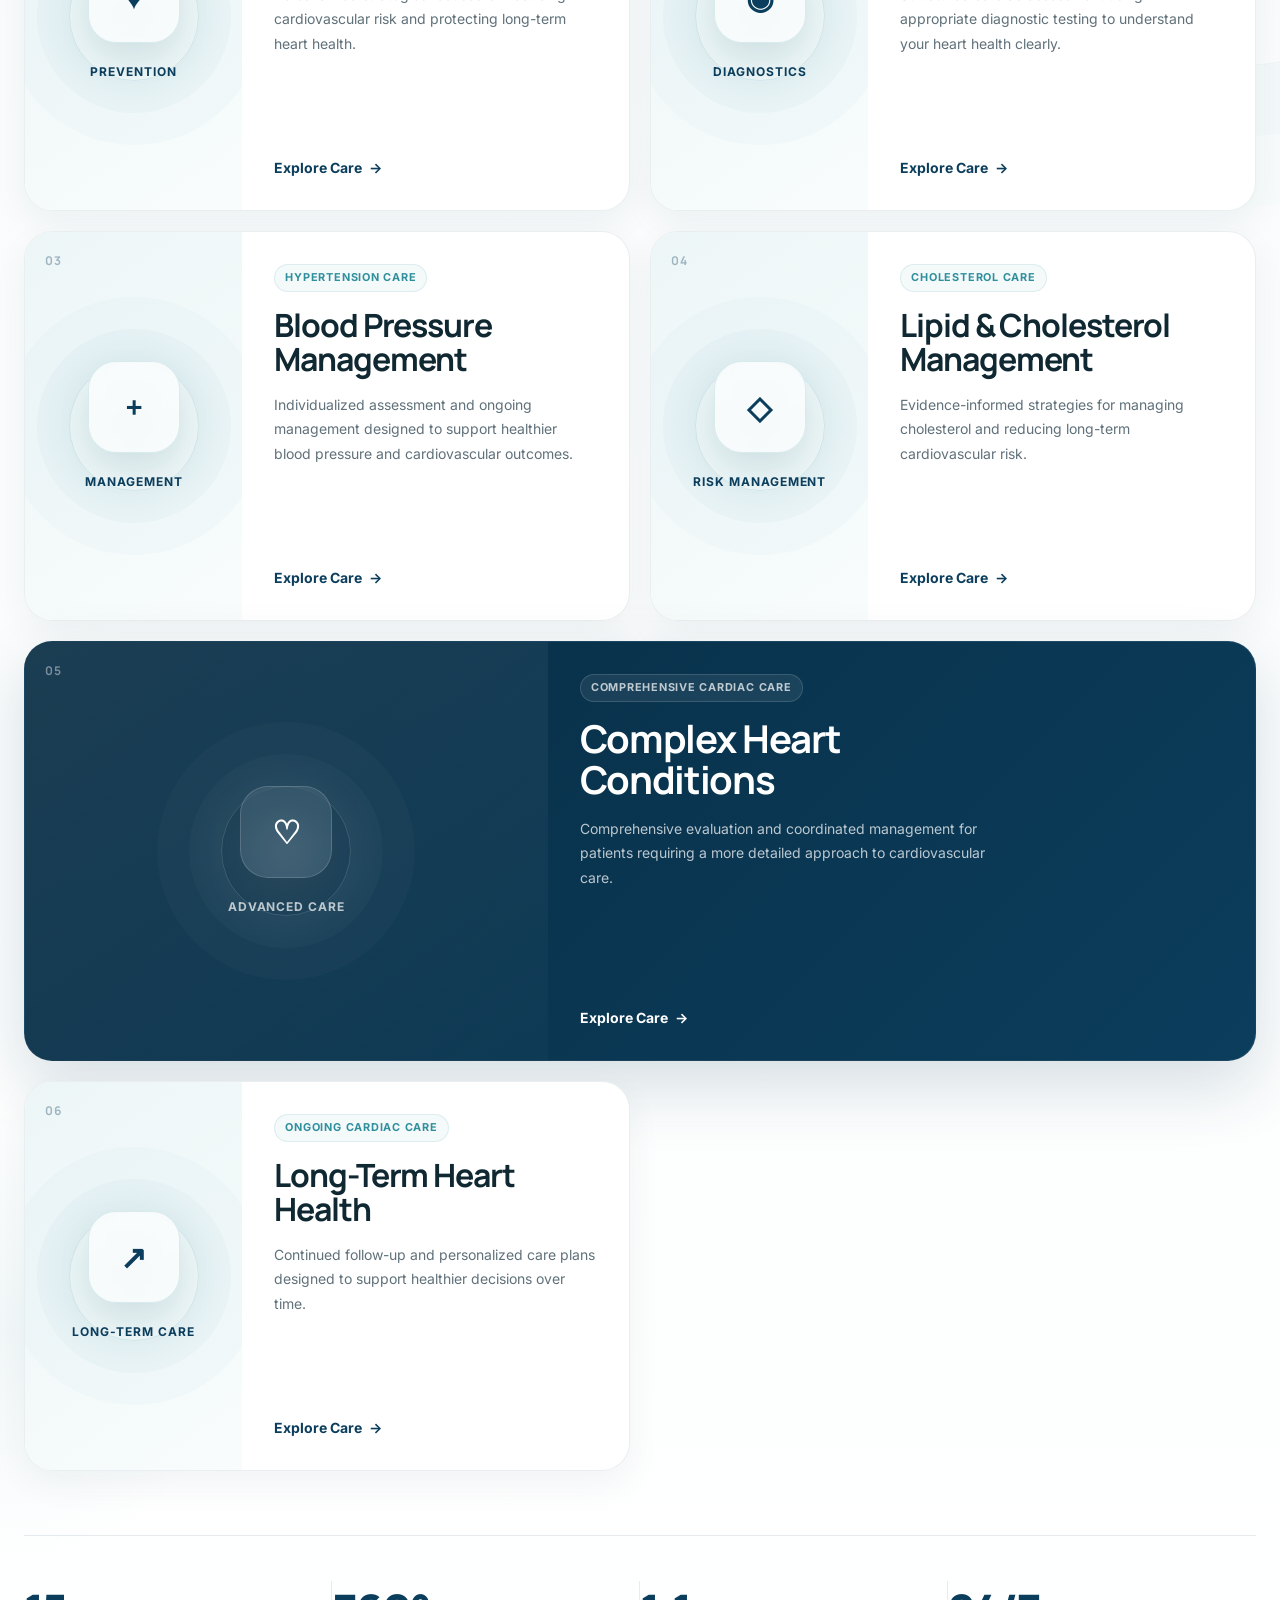
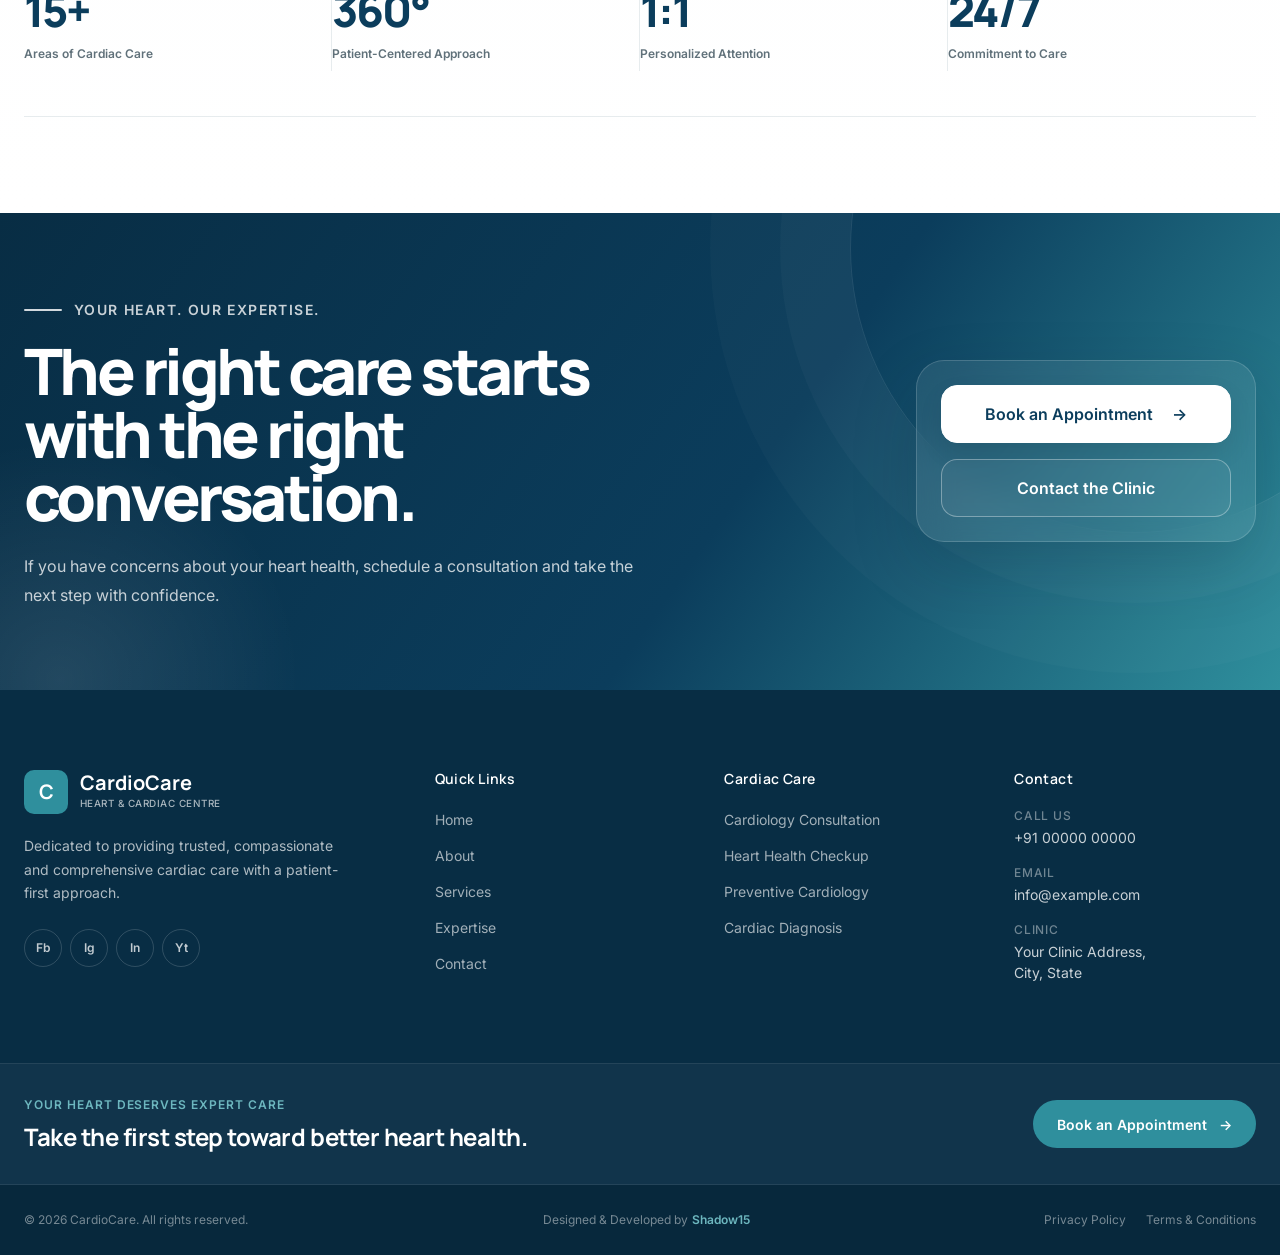
<file: portfolio.html>
<!DOCTYPE html>
<html lang="en">

<head>

    <!-- =====================================================
         DOCUMENT META
         ===================================================== -->

    <meta charset="UTF-8">

    <meta
        name="viewport"
        content="width=device-width, initial-scale=1.0"
    >

    <meta
        name="description"
        content="Explore our areas of cardiology expertise, advanced cardiac care and patient-focused treatment."
    >

    <meta
        name="theme-color"
        content="#0b3d5c"
    >

    <title>Expertise | CardioCare</title>


    <!-- =====================================================
         FAVICON
         ===================================================== -->

    <link
        rel="icon"
        type="image/png"
        href="assets/images/logo/favicon.png"
    >


    <!-- =====================================================
         GOOGLE FONTS
         ===================================================== -->

    <link rel="preconnect" href="https://fonts.googleapis.com">

    <link
        rel="preconnect"
        href="https://fonts.gstatic.com"
        crossorigin
    >

    <link
        href="https://fonts.googleapis.com/css2?family=Inter:wght@400;500;600;700&family=Manrope:wght@500;600;700;800&display=swap"
        rel="stylesheet"
    >


    <!-- =====================================================
         MAIN STYLESHEET
         ===================================================== -->

    <link
        rel="stylesheet"
        href="assets/css/style.css"
    >

</head>


<body data-page="portfolio">


    <!-- =====================================================
         SITE HEADER / NAVBAR
         SHARED COMPONENT
         ===================================================== -->

    <header class="site-header">

        <div class="site-header__inner container">


            <!-- =================================================
                 LOGO
                 ================================================= -->

            <a
                href="index.html"
                class="site-header__logo"
                aria-label="CardioCare - Home"
            >

                <span class="site-header__logo-mark">
                    C
                </span>

                <span class="site-header__logo-text">

                    <strong>
                        CardioCare
                    </strong>

                    <small>
                        Heart &amp; Cardiac Centre
                    </small>

                </span>

            </a>


            <!-- =================================================
                 DESKTOP NAVIGATION
                 ================================================= -->

            <nav
                class="site-nav"
                aria-label="Primary Navigation"
            >

                <ul class="site-nav__list">

                    <li class="site-nav__item">

                        <a
                            href="index.html"
                            class="site-nav__link"
                        >
                            Home
                        </a>

                    </li>

                    <li class="site-nav__item">

                        <a
                            href="about.html"
                            class="site-nav__link"
                        >
                            About
                        </a>

                    </li>

                    <li class="site-nav__item">

                        <a
                            href="services.html"
                            class="site-nav__link"
                        >
                            Services
                        </a>

                    </li>

                    <li class="site-nav__item">

                        <a
                            href="portfolio.html"
                            class="site-nav__link active"
                        >
                            Expertise
                        </a>

                    </li>

                    <li class="site-nav__item">

                        <a
                            href="contact.html"
                            class="site-nav__link"
                        >
                            Contact
                        </a>

                    </li>

                </ul>

            </nav>


            <!-- =================================================
                 HEADER ACTIONS
                 ================================================= -->

            <div class="site-header__actions">

                <a
                    href="contact.html#appointment-form"
                    class="site-header__appointment"
                >

                    <span>
                        Book Appointment
                    </span>

                    <span
                        class="site-header__appointment-arrow"
                        aria-hidden="true"
                    >
                        →
                    </span>

                </a>


                <button
                    class="site-header__menu-toggle"
                    type="button"
                    aria-label="Open navigation menu"
                    aria-expanded="false"
                    aria-controls="mobile-navigation"
                >

                    <span></span>
                    <span></span>
                    <span></span>

                </button>

            </div>

        </div>


        <!-- =====================================================
             MOBILE NAVIGATION
             ===================================================== -->

        <div
            class="mobile-navigation"
            id="mobile-navigation"
        >

            <nav
                class="mobile-navigation__nav"
                aria-label="Mobile Navigation"
            >

                <ul class="mobile-navigation__list">

                    <li>
                        <a
                            href="index.html"
                            class="mobile-navigation__link"
                        >
                            Home
                        </a>
                    </li>

                    <li>
                        <a
                            href="about.html"
                            class="mobile-navigation__link"
                        >
                            About
                        </a>
                    </li>

                    <li>
                        <a
                            href="services.html"
                            class="mobile-navigation__link"
                        >
                            Services
                        </a>
                    </li>

                    <li>
                        <a
                            href="portfolio.html"
                            class="mobile-navigation__link active"
                        >
                            Expertise
                        </a>
                    </li>

                    <li>
                        <a
                            href="contact.html"
                            class="mobile-navigation__link"
                        >
                            Contact
                        </a>
                    </li>

                </ul>


                <a
                    href="contact.html#appointment-form"
                    class="mobile-navigation__appointment"
                >
                    Book an Appointment
                </a>

            </nav>

        </div>

    </header>


    <!-- =====================================================
         MAIN CONTENT
         ===================================================== -->

    <main>


        <!-- =================================================
             01. EXPERTISE HERO
             CSS: portfolio-hero.css
             ================================================= -->

        <section
            class="portfolio-hero"
            aria-labelledby="portfolio-hero-title"
        >

            <div class="container">

                <div
                    class="portfolio-hero__content"
                    data-reveal
                >

                    <span class="portfolio-hero__eyebrow">
                        Cardiology Expertise
                    </span>

                    <h1
                        id="portfolio-hero-title"
                        class="portfolio-hero__title"
                    >
                        Focused expertise.
                        <span>Personalized heart care.</span>
                    </h1>

                    <p class="portfolio-hero__description">
                        Explore our areas of cardiac expertise,
                        from preventive heart health and advanced
                        diagnostics to comprehensive management
                        of complex cardiovascular conditions.
                    </p>

                </div>

            </div>

        </section>


        <!-- =================================================
             02. EXPERTISE FILTER
             CSS: portfolio-filter.css
             ================================================= -->

        <section
            class="portfolio-filter section"
            aria-label="Explore Cardiology Expertise"
        >

            <div class="container">

                <div
                    class="portfolio-filter__header"
                    data-reveal
                >

                    <span class="portfolio-filter__eyebrow">
                        Areas of Expertise
                    </span>

                    <h2 class="portfolio-filter__title">
                        Explore our
                        <span>specialized care.</span>
                    </h2>

                </div>


                <!-- =================================================
                     FILTER CONTROLS
                     ================================================= -->

                <div
                    class="portfolio-filter__controls"
                    role="tablist"
                    aria-label="Cardiology expertise categories"
                >

                    <button
                        type="button"
                        class="portfolio-filter__button is-active"
                        data-filter="all"
                        role="tab"
                        aria-selected="true"
                    >
                        All Expertise
                    </button>

                    <button
                        type="button"
                        class="portfolio-filter__button"
                        data-filter="prevention"
                        role="tab"
                        aria-selected="false"
                    >
                        Prevention
                    </button>

                    <button
                        type="button"
                        class="portfolio-filter__button"
                        data-filter="diagnostics"
                        role="tab"
                        aria-selected="false"
                    >
                        Diagnostics
                    </button>

                    <button
                        type="button"
                        class="portfolio-filter__button"
                        data-filter="management"
                        role="tab"
                        aria-selected="false"
                    >
                        Heart Management
                    </button>

                    <button
                        type="button"
                        class="portfolio-filter__button"
                        data-filter="advanced"
                        role="tab"
                        aria-selected="false"
                    >
                        Advanced Cardiac Care
                    </button>

                </div>

            </div>

        </section>


        <!-- =================================================
             03. EXPERTISE / PROJECT SHOWCASE
             CSS: projects.css
             ================================================= -->

        <section
            class="projects section section--light"
            aria-labelledby="projects-title"
        >

            <div class="container">


                <!-- =================================================
                     SHOWCASE HEADER
                     ================================================= -->

                <div
                    class="projects__header"
                    data-reveal
                >

                    <span class="projects__eyebrow">
                        Specialized Care
                    </span>

                    <h2
                        id="projects-title"
                        class="projects__title"
                    >
                        Expertise designed around
                        <span>your heart.</span>
                    </h2>

                    <p class="projects__intro">
                        Every area of care is approached with
                        clinical precision, thoughtful evaluation
                        and a clear focus on the individual patient.
                    </p>

                </div>


                <!-- =================================================
                     PROJECT / EXPERTISE GRID
                     ================================================= -->

                <div class="projects__grid">


                    <!-- =================================================
                         EXPERTISE 01
                         ================================================= -->

                    <article
                        class="project-card"
                        data-category="prevention"
                        data-reveal
                    >

                        <div class="project-card__visual">

                            <div class="project-card__number">
                                01
                            </div>

                            <div class="project-card__visual-icon">
                                ♥
                            </div>

                            <span class="project-card__visual-label">
                                Prevention
                            </span>

                        </div>


                        <div class="project-card__content">

                            <span class="project-card__category">
                                Preventive Cardiology
                            </span>

                            <h3>
                                Heart Health &amp;
                                Prevention
                            </h3>

                            <p>
                                Personalized strategies focused
                                on reducing cardiovascular risk
                                and protecting long-term heart
                                health.
                            </p>

                            <a
                                href="services.html"
                                class="project-card__link"
                            >
                                Explore Care

                                <span aria-hidden="true">
                                    →
                                </span>

                            </a>

                        </div>

                    </article>


                    <!-- =================================================
                         EXPERTISE 02
                         ================================================= -->

                    <article
                        class="project-card"
                        data-category="diagnostics"
                        data-reveal
                    >

                        <div class="project-card__visual">

                            <div class="project-card__number">
                                02
                            </div>

                            <div class="project-card__visual-icon">
                                ◉
                            </div>

                            <span class="project-card__visual-label">
                                Diagnostics
                            </span>

                        </div>


                        <div class="project-card__content">

                            <span class="project-card__category">
                                Cardiac Diagnostics
                            </span>

                            <h3>
                                Advanced Heart
                                Evaluation
                            </h3>

                            <p>
                                Structured cardiac assessment
                                using appropriate diagnostic
                                testing to understand your heart
                                health clearly.
                            </p>

                            <a
                                href="services.html"
                                class="project-card__link"
                            >
                                Explore Care

                                <span aria-hidden="true">
                                    →
                                </span>

                            </a>

                        </div>

                    </article>


                    <!-- =================================================
                         EXPERTISE 03
                         ================================================= -->

                    <article
                        class="project-card"
                        data-category="management"
                        data-reveal
                    >

                        <div class="project-card__visual">

                            <div class="project-card__number">
                                03
                            </div>

                            <div class="project-card__visual-icon">
                                +
                            </div>

                            <span class="project-card__visual-label">
                                Management
                            </span>

                        </div>


                        <div class="project-card__content">

                            <span class="project-card__category">
                                Hypertension Care
                            </span>

                            <h3>
                                Blood Pressure
                                Management
                            </h3>

                            <p>
                                Individualized assessment and
                                ongoing management designed to
                                support healthier blood pressure
                                and cardiovascular outcomes.
                            </p>

                            <a
                                href="services.html"
                                class="project-card__link"
                            >
                                Explore Care

                                <span aria-hidden="true">
                                    →
                                </span>

                            </a>

                        </div>

                    </article>


                    <!-- =================================================
                         EXPERTISE 04
                         ================================================= -->

                    <article
                        class="project-card"
                        data-category="management"
                        data-reveal
                    >

                        <div class="project-card__visual">

                            <div class="project-card__number">
                                04
                            </div>

                            <div class="project-card__visual-icon">
                                ◇
                            </div>

                            <span class="project-card__visual-label">
                                Risk Management
                            </span>

                        </div>


                        <div class="project-card__content">

                            <span class="project-card__category">
                                Cholesterol Care
                            </span>

                            <h3>
                                Lipid &amp;
                                Cholesterol Management
                            </h3>

                            <p>
                                Evidence-informed strategies for
                                managing cholesterol and reducing
                                long-term cardiovascular risk.
                            </p>

                            <a
                                href="services.html"
                                class="project-card__link"
                            >
                                Explore Care

                                <span aria-hidden="true">
                                    →
                                </span>

                            </a>

                        </div>

                    </article>


                    <!-- =================================================
                         EXPERTISE 05
                         ================================================= -->

                    <article
                        class="project-card project-card--featured"
                        data-category="advanced"
                        data-reveal
                    >

                        <div class="project-card__visual">

                            <div class="project-card__number">
                                05
                            </div>

                            <div class="project-card__visual-icon">
                                ♡
                            </div>

                            <span class="project-card__visual-label">
                                Advanced Care
                            </span>

                        </div>


                        <div class="project-card__content">

                            <span class="project-card__category">
                                Comprehensive Cardiac Care
                            </span>

                            <h3>
                                Complex Heart
                                Conditions
                            </h3>

                            <p>
                                Comprehensive evaluation and
                                coordinated management for patients
                                requiring a more detailed approach
                                to cardiovascular care.
                            </p>

                            <a
                                href="services.html"
                                class="project-card__link"
                            >
                                Explore Care

                                <span aria-hidden="true">
                                    →
                                </span>

                            </a>

                        </div>

                    </article>


                    <!-- =================================================
                         EXPERTISE 06
                         ================================================= -->

                    <article
                        class="project-card"
                        data-category="advanced"
                        data-reveal
                    >

                        <div class="project-card__visual">

                            <div class="project-card__number">
                                06
                            </div>

                            <div class="project-card__visual-icon">
                                ↗
                            </div>

                            <span class="project-card__visual-label">
                                Long-Term Care
                            </span>

                        </div>


                        <div class="project-card__content">

                            <span class="project-card__category">
                                Ongoing Cardiac Care
                            </span>

                            <h3>
                                Long-Term Heart
                                Health
                            </h3>

                            <p>
                                Continued follow-up and personalized
                                care plans designed to support
                                healthier decisions over time.
                            </p>

                            <a
                                href="services.html"
                                class="project-card__link"
                            >
                                Explore Care

                                <span aria-hidden="true">
                                    →
                                </span>

                            </a>

                        </div>

                    </article>

                </div>


                <!-- =================================================
                     EXPERTISE METRICS
                     ================================================= -->

                <div
                    class="projects__metrics"
                    data-reveal
                >

                    <div class="projects__metric">

                        <strong>
                            15+
                        </strong>

                        <span>
                            Areas of Cardiac Care
                        </span>

                    </div>


                    <div class="projects__metric">

                        <strong>
                            360°
                        </strong>

                        <span>
                            Patient-Centered Approach
                        </span>

                    </div>


                    <div class="projects__metric">

                        <strong>
                            1:1
                        </strong>

                        <span>
                            Personalized Attention
                        </span>

                    </div>


                    <div class="projects__metric">

                        <strong>
                            24/7
                        </strong>

                        <span>
                            Commitment to Care
                        </span>

                    </div>

                </div>

            </div>

        </section>


        <!-- =================================================
             04. FINAL EXPERTISE CTA
             CSS: projects.css
             ================================================= -->

        <section
            class="portfolio-cta"
            aria-labelledby="portfolio-cta-title"
        >

            <div class="container">

                <div
                    class="portfolio-cta__inner"
                    data-reveal
                >

                    <div class="portfolio-cta__content">

                        <span class="portfolio-cta__eyebrow">
                            Your Heart. Our Expertise.
                        </span>

                        <h2
                            id="portfolio-cta-title"
                            class="portfolio-cta__title"
                        >
                            The right care starts
                            with the right conversation.
                        </h2>

                        <p class="portfolio-cta__text">
                            If you have concerns about your heart
                            health, schedule a consultation and
                            take the next step with confidence.
                        </p>

                    </div>


                    <div class="portfolio-cta__actions">

                        <a
                            href="contact.html#appointment-form"
                            class="btn btn--light btn--large"
                        >

                            Book an Appointment

                            <span
                                class="btn__arrow"
                                aria-hidden="true"
                            >
                                →
                            </span>

                        </a>

                        <a
                            href="contact.html"
                            class="btn btn--light-outline btn--large"
                        >
                            Contact the Clinic
                        </a>

                    </div>

                </div>

            </div>

        </section>

    </main>
 <!-- =====================================================
         SITE FOOTER
         SHARED COMPONENT
         ===================================================== -->

    <footer class="site-footer">

        <div class="site-footer__main container">


            <!-- Footer Brand -->

            <div class="site-footer__brand">

                <a
                    href="index.html"
                    class="site-footer__logo"
                    aria-label="CardioCare - Home"
                >

                    <span class="site-footer__logo-mark">
                        C
                    </span>

                    <span class="site-footer__logo-text">

                        <strong>
                            CardioCare
                        </strong>

                        <small>
                            Heart &amp; Cardiac Centre
                        </small>

                    </span>

                </a>

                <p class="site-footer__description">
                    Dedicated to providing trusted,
                    compassionate and comprehensive
                    cardiac care with a patient-first approach.
                </p>


                <div class="site-footer__socials">

                    <a
                        href="#"
                        class="site-footer__social"
                        aria-label="Facebook"
                    >
                        Fb
                    </a>

                    <a
                        href="#"
                        class="site-footer__social"
                        aria-label="Instagram"
                    >
                        Ig
                    </a>

                    <a
                        href="#"
                        class="site-footer__social"
                        aria-label="LinkedIn"
                    >
                        In
                    </a>

                    <a
                        href="#"
                        class="site-footer__social"
                        aria-label="YouTube"
                    >
                        Yt
                    </a>

                </div>

            </div>


            <!-- Footer Quick Links -->

            <div class="site-footer__column">

                <h3 class="site-footer__heading">
                    Quick Links
                </h3>

                <ul class="site-footer__links">

                    <li>
                        <a href="index.html">
                            Home
                        </a>
                    </li>

                    <li>
                        <a href="about.html">
                            About
                        </a>
                    </li>

                    <li>
                        <a href="services.html">
                            Services
                        </a>
                    </li>

                    <li>
                        <a href="portfolio.html">
                            Expertise
                        </a>
                    </li>

                    <li>
                        <a href="contact.html">
                            Contact
                        </a>
                    </li>

                </ul>

            </div>


            <!-- Footer Services -->

            <div class="site-footer__column">

                <h3 class="site-footer__heading">
                    Cardiac Care
                </h3>

                <ul class="site-footer__links">

                    <li>
                        <a href="services.html">
                            Cardiology Consultation
                        </a>
                    </li>

                    <li>
                        <a href="services.html">
                            Heart Health Checkup
                        </a>
                    </li>

                    <li>
                        <a href="services.html">
                            Preventive Cardiology
                        </a>
                    </li>

                    <li>
                        <a href="services.html">
                            Cardiac Diagnosis
                        </a>
                    </li>

                </ul>

            </div>


            <!-- Footer Contact -->

            <div class="site-footer__column">

                <h3 class="site-footer__heading">
                    Contact
                </h3>

                <a
                    href="tel:+910000000000"
                    class="site-footer__contact-item"
                >

                    <span class="site-footer__contact-label">
                        Call Us
                    </span>

                    <span class="site-footer__contact-value">
                        +91 00000 00000
                    </span>

                </a>

                <a
                    href="mailto:info@example.com"
                    class="site-footer__contact-item"
                >

                    <span class="site-footer__contact-label">
                        Email
                    </span>

                    <span class="site-footer__contact-value">
                        info@example.com
                    </span>

                </a>

                <div class="site-footer__contact-item">

                    <span class="site-footer__contact-label">
                        Clinic
                    </span>

                    <span class="site-footer__contact-value">
                        Your Clinic Address,<br>
                        City, State
                    </span>

                </div>

            </div>

        </div>


        <!-- =================================================
             FOOTER CTA
             ================================================= -->

        <div class="site-footer__cta">

            <div class="site-footer__cta-inner container">

                <div class="site-footer__cta-content">

                    <span class="site-footer__cta-label">
                        Your Heart Deserves Expert Care
                    </span>

                    <h2 class="site-footer__cta-title">
                        Take the first step toward
                        better heart health.
                    </h2>

                </div>

                <a
                    href="contact.html"
                    class="site-footer__cta-button"
                >
                    Book an Appointment

                    <span aria-hidden="true">
                        →
                    </span>

                </a>

            </div>

        </div>


        <!-- =================================================
             FOOTER BOTTOM
             ================================================= -->

        <div class="site-footer__bottom">

            <div class="site-footer__bottom-inner container">

                <p class="site-footer__copyright">
                    © 2026 CardioCare.
                    All rights reserved.
                </p>

                <p class="site-footer__credit">

                    Designed &amp; Developed by

                    <a
                        href="https://shadow15.in"
                        target="_blank"
                        rel="noopener noreferrer"
                        class="site-footer__credit-link"
                    >
                        Shadow15
                    </a>

                </p>

                <div class="site-footer__legal">

                    <a href="#">
                        Privacy Policy
                    </a>

                    <a href="#">
                        Terms &amp; Conditions
                    </a>

                </div>

            </div>

        </div>

    </footer>


    <!-- =====================================================
         MAIN JAVASCRIPT
         ===================================================== -->

    <script
        type="module"
        src="assets/js/main.js"
    ></script>

</body>

</html>
</file>
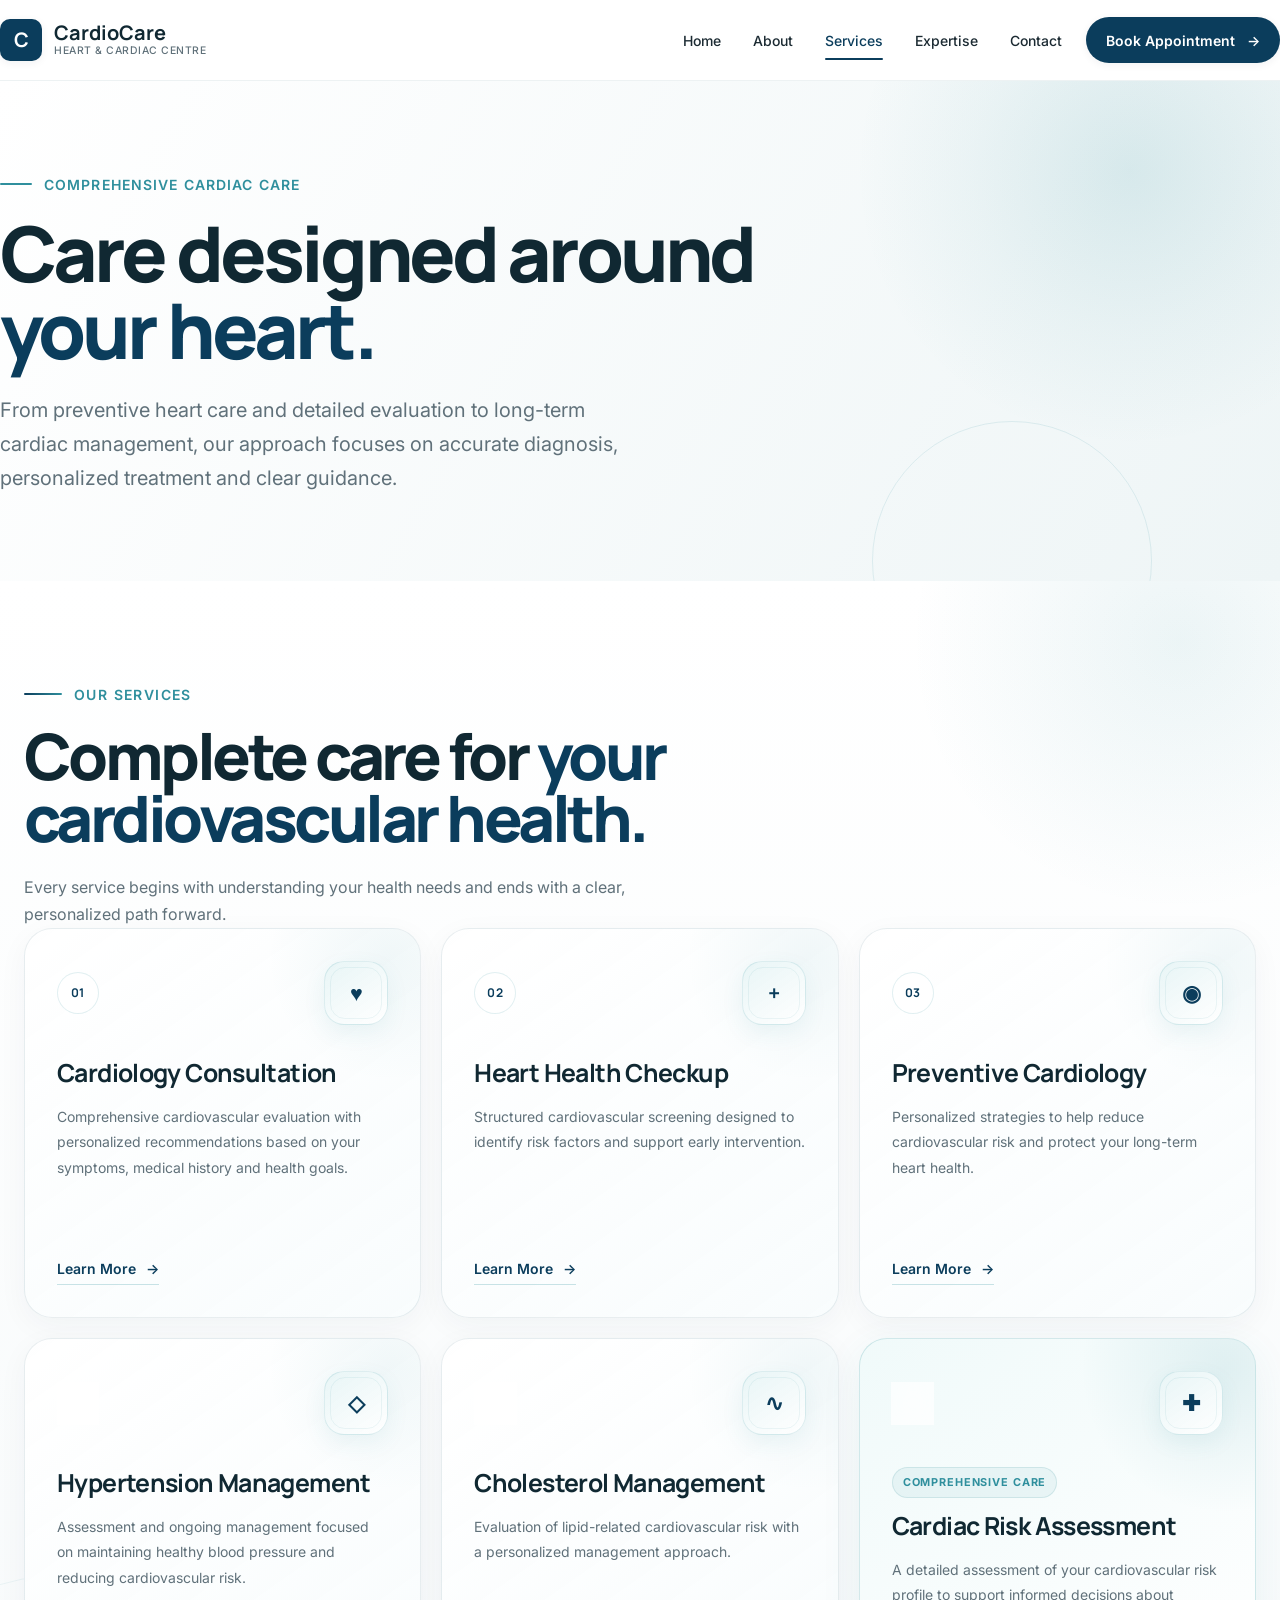
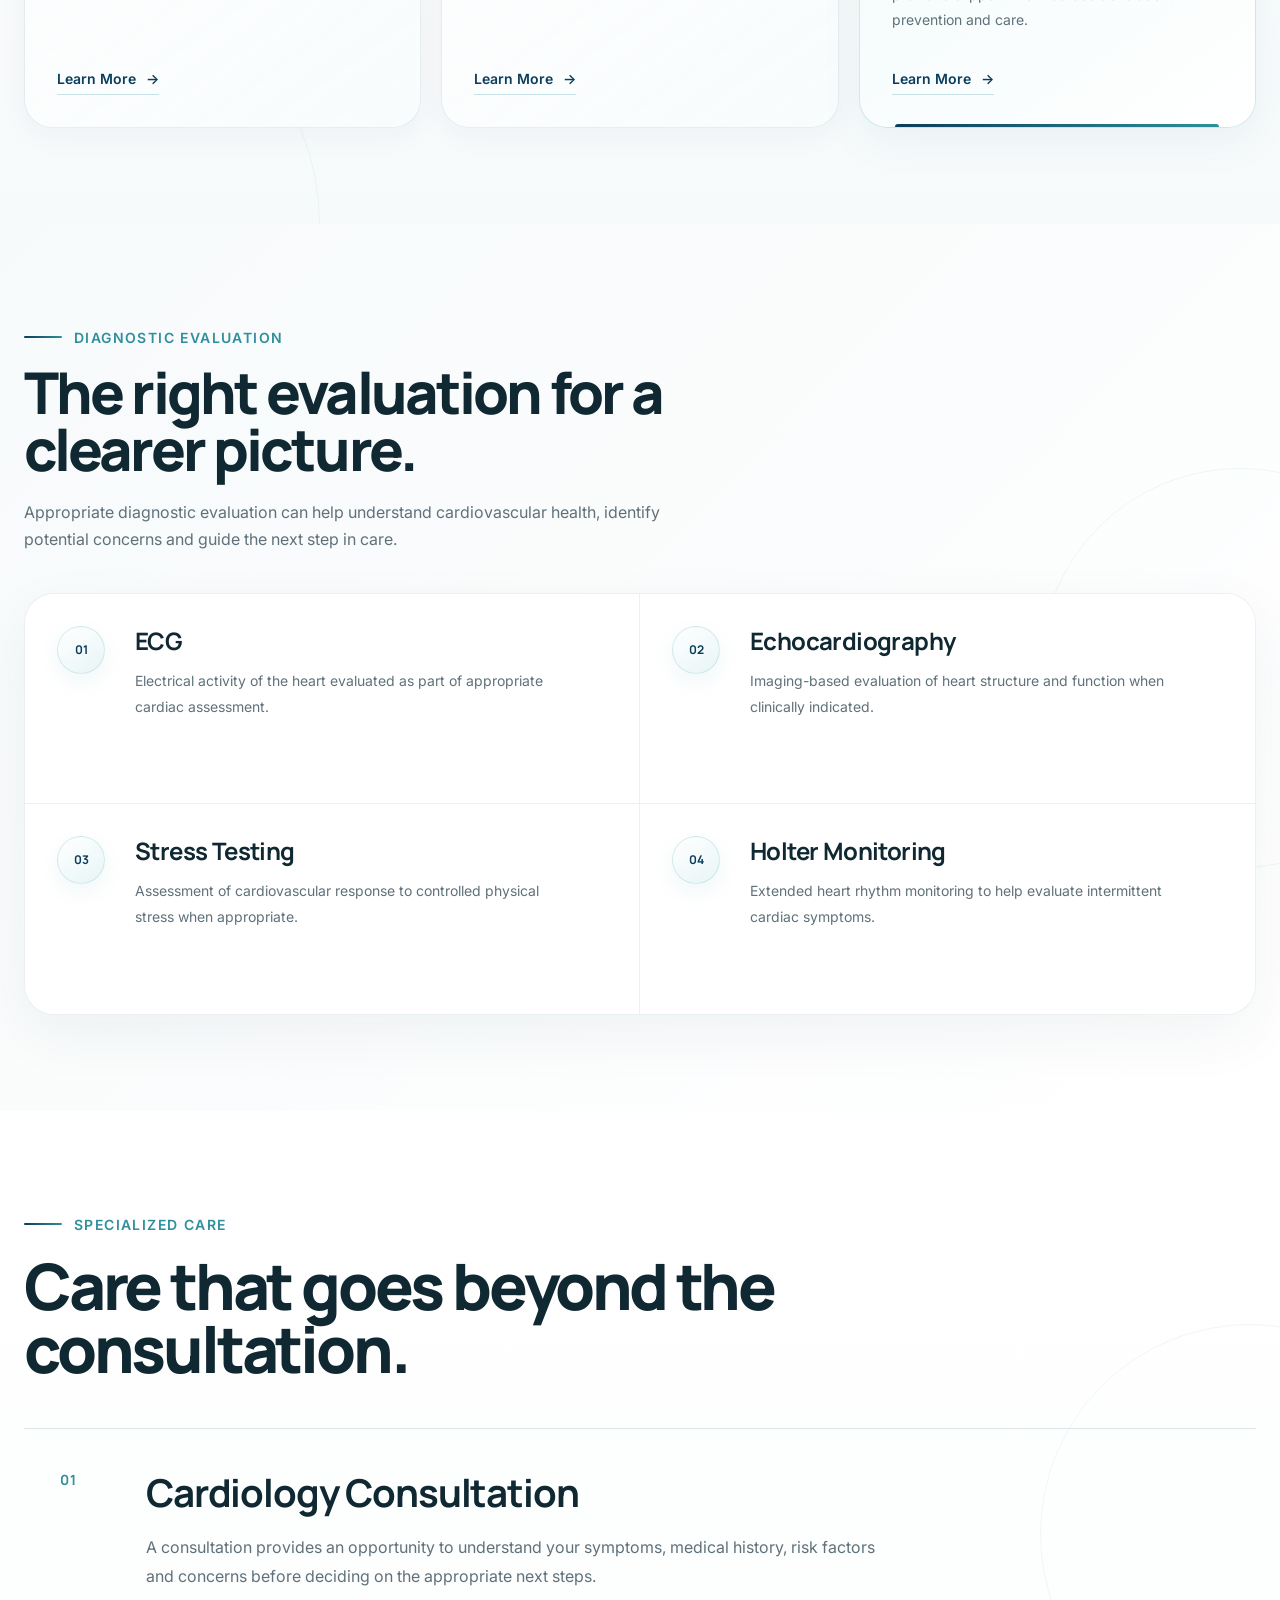
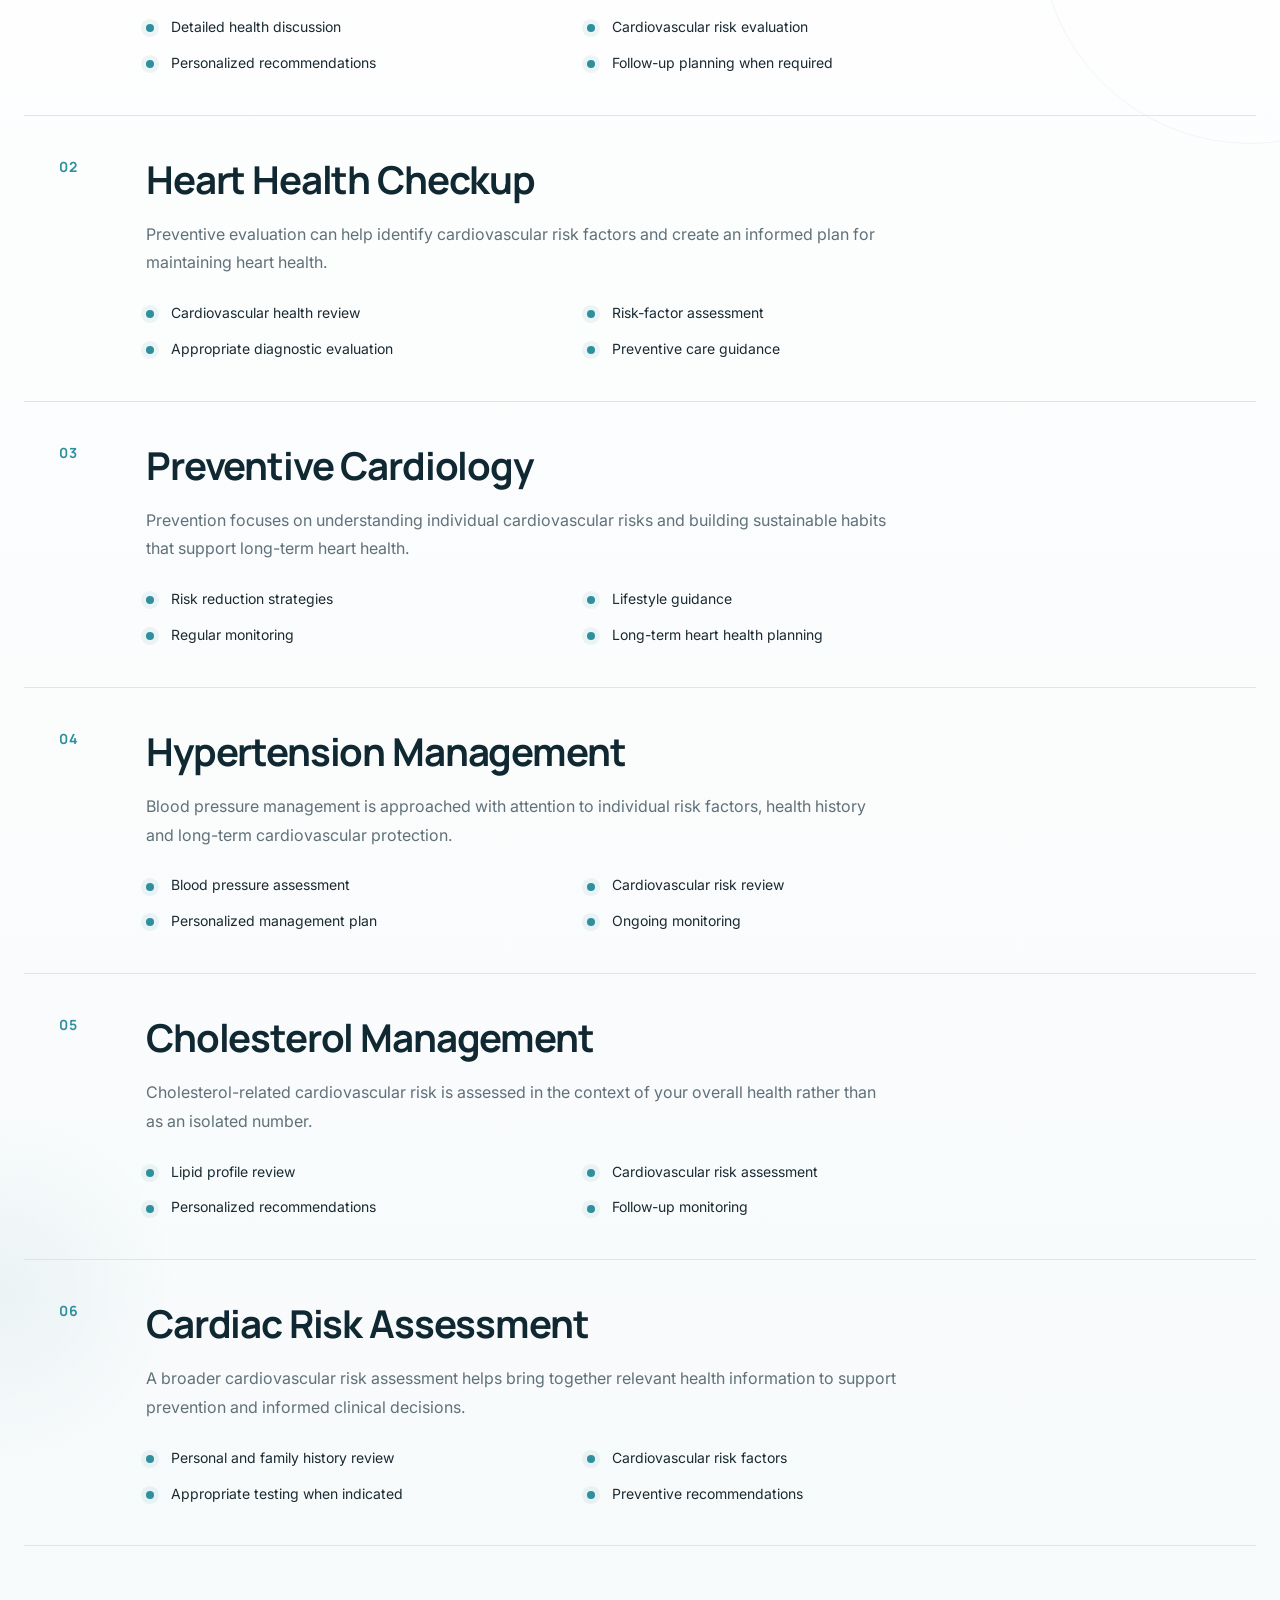
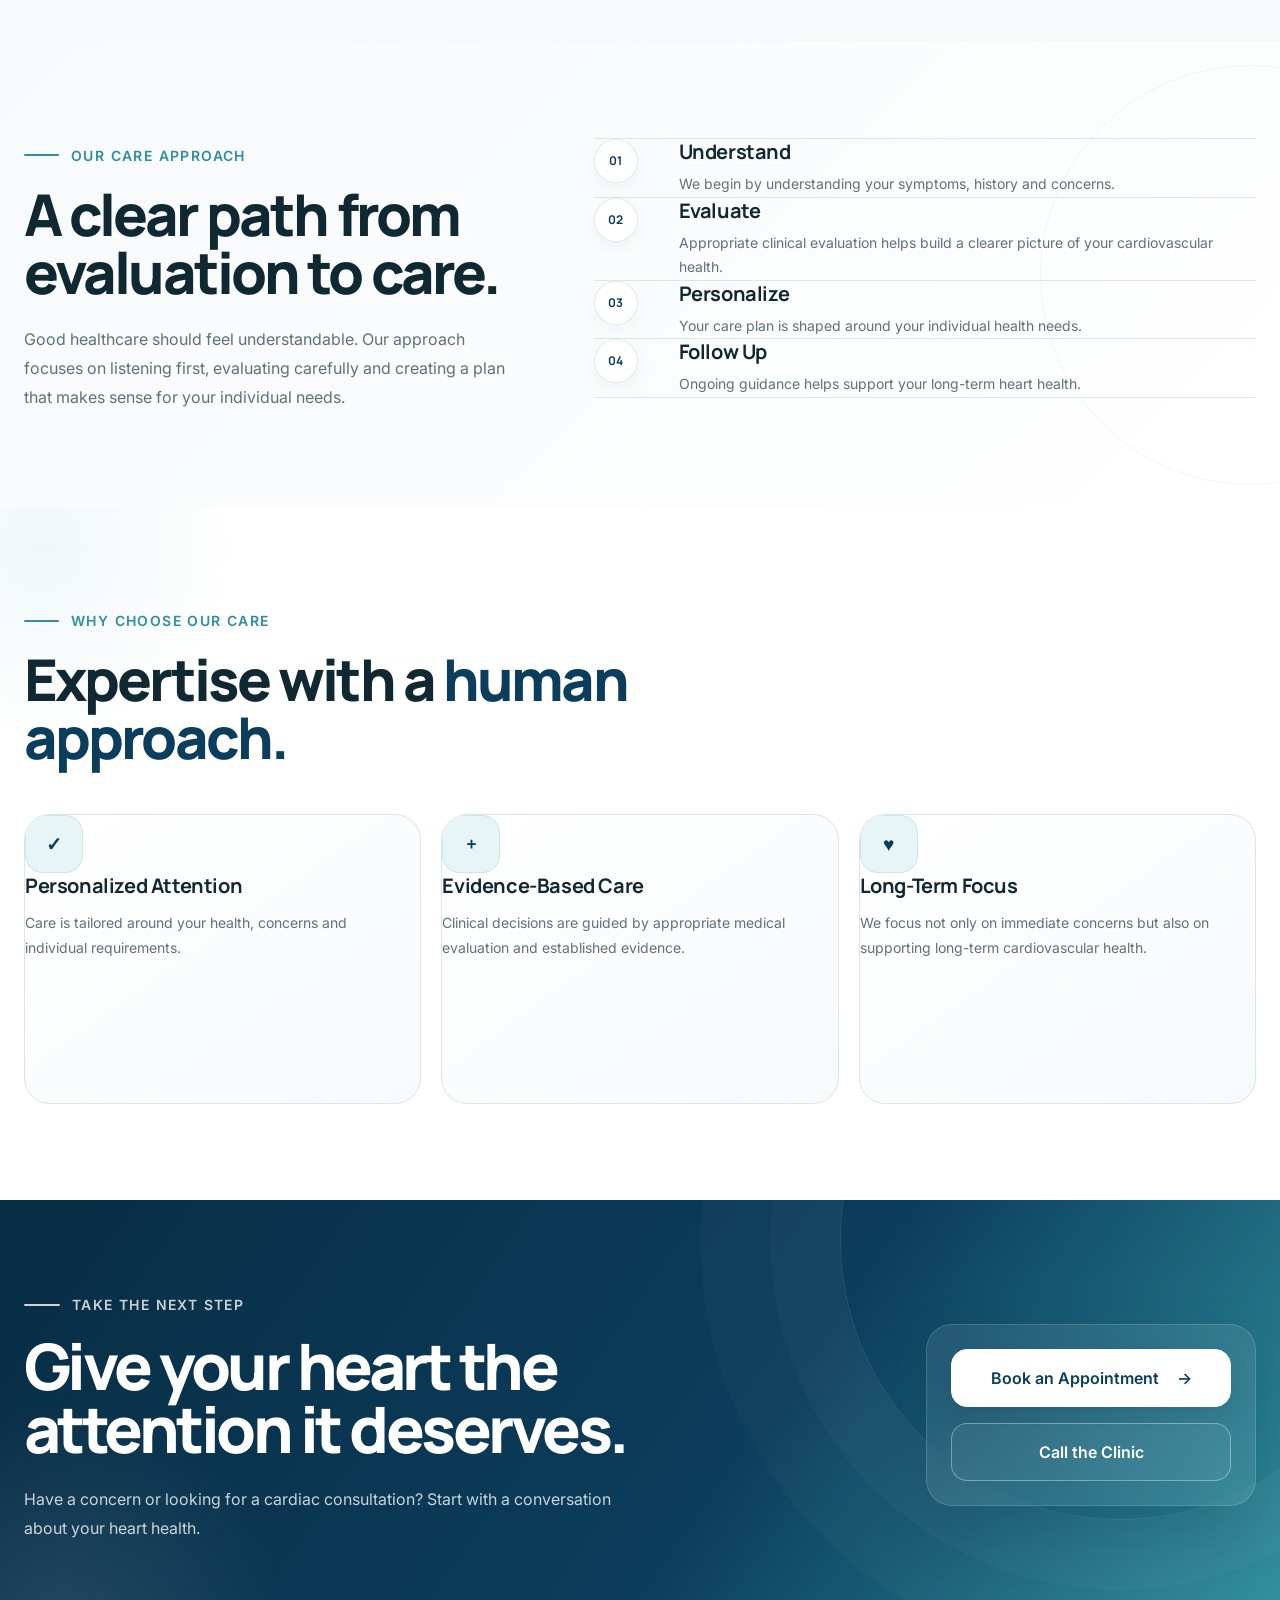
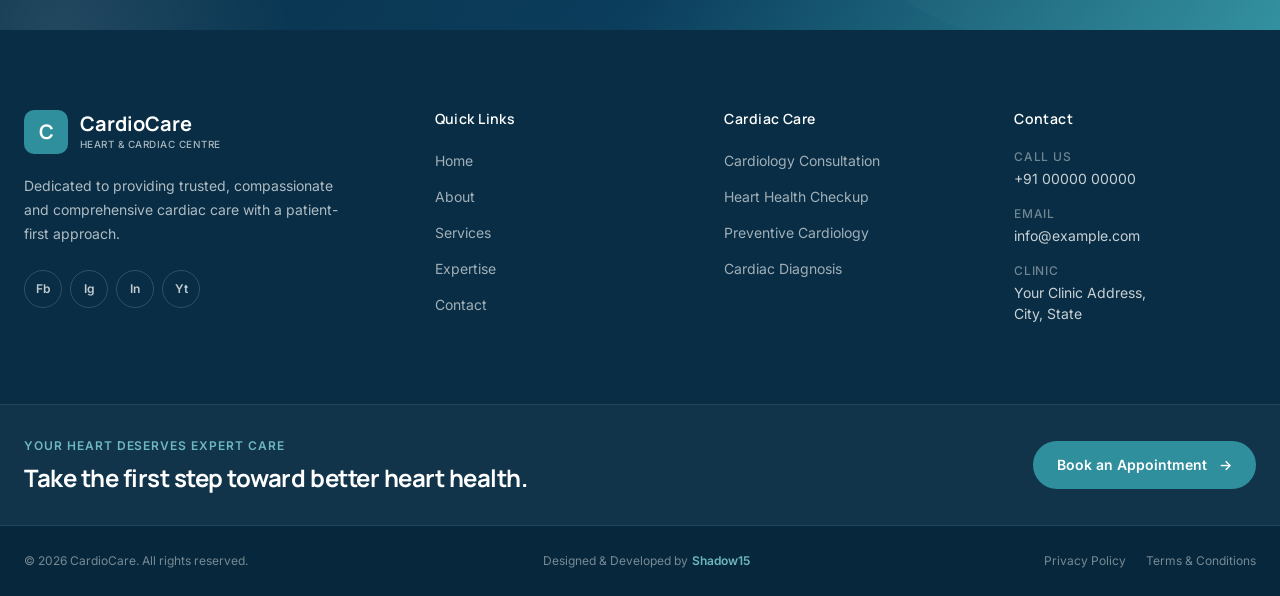
<file: services.html>
<!DOCTYPE html>
<html lang="en">

<head>

    <!-- =====================================================
         DOCUMENT META
         ===================================================== -->

    <meta charset="UTF-8">

    <meta
        name="viewport"
        content="width=device-width, initial-scale=1.0"
    >

    <meta
        name="description"
        content="Explore comprehensive cardiology services, cardiac evaluation, preventive care and personalized heart care."
    >

    <meta
        name="theme-color"
        content="#0b3d5c"
    >

    <title>Services | CardioCare</title>


    <!-- =====================================================
         FAVICON
         ===================================================== -->

    <link
        rel="icon"
        type="image/png"
        href="assets/images/logo/favicon.png"
    >


    <!-- =====================================================
         GOOGLE FONTS
         ===================================================== -->

    <link rel="preconnect" href="https://fonts.googleapis.com">

    <link
        rel="preconnect"
        href="https://fonts.gstatic.com"
        crossorigin
    >

    <link
        href="https://fonts.googleapis.com/css2?family=Inter:wght@400;500;600;700&family=Manrope:wght@500;600;700;800&display=swap"
        rel="stylesheet"
    >


    <!-- =====================================================
         MAIN STYLESHEET
         ===================================================== -->

    <link
        rel="stylesheet"
        href="assets/css/style.css"
    >

</head>


<body data-page="services">


    <!-- =====================================================
         SITE HEADER / NAVBAR
         SHARED COMPONENT
         ===================================================== -->

    <header class="site-header">

        <div class="site-header__inner container">


            <!-- =================================================
                 LOGO
                 ================================================= -->

            <a
                href="index.html"
                class="site-header__logo"
                aria-label="CardioCare - Home"
            >

                <span class="site-header__logo-mark">
                    C
                </span>

                <span class="site-header__logo-text">

                    <strong>
                        CardioCare
                    </strong>

                    <small>
                        Heart &amp; Cardiac Centre
                    </small>

                </span>

            </a>


            <!-- =================================================
                 DESKTOP NAVIGATION
                 ================================================= -->

            <nav
                class="site-nav"
                aria-label="Primary Navigation"
            >

                <ul class="site-nav__list">

                    <li class="site-nav__item">

                        <a
                            href="index.html"
                            class="site-nav__link"
                        >
                            Home
                        </a>

                    </li>

                    <li class="site-nav__item">

                        <a
                            href="about.html"
                            class="site-nav__link"
                        >
                            About
                        </a>

                    </li>

                    <li class="site-nav__item">

                        <a
                            href="services.html"
                            class="site-nav__link active"
                        >
                            Services
                        </a>

                    </li>

                    <li class="site-nav__item">

                        <a
                            href="portfolio.html"
                            class="site-nav__link"
                        >
                            Expertise
                        </a>

                    </li>

                    <li class="site-nav__item">

                        <a
                            href="contact.html"
                            class="site-nav__link"
                        >
                            Contact
                        </a>

                    </li>

                </ul>

            </nav>


            <!-- =================================================
                 HEADER ACTIONS
                 ================================================= -->

            <div class="site-header__actions">

                <a
                    href="contact.html"
                    class="site-header__appointment"
                >

                    <span>
                        Book Appointment
                    </span>

                    <span
                        class="site-header__appointment-arrow"
                        aria-hidden="true"
                    >
                        →
                    </span>

                </a>


                <button
                    class="site-header__menu-toggle"
                    type="button"
                    aria-label="Open navigation menu"
                    aria-expanded="false"
                    aria-controls="mobile-navigation"
                >

                    <span></span>
                    <span></span>
                    <span></span>

                </button>

            </div>

        </div>


        <!-- =====================================================
             MOBILE NAVIGATION
             ===================================================== -->

        <div
            class="mobile-navigation"
            id="mobile-navigation"
        >

            <nav
                class="mobile-navigation__nav"
                aria-label="Mobile Navigation"
            >

                <ul class="mobile-navigation__list">

                    <li>
                        <a
                            href="index.html"
                            class="mobile-navigation__link"
                        >
                            Home
                        </a>
                    </li>

                    <li>
                        <a
                            href="about.html"
                            class="mobile-navigation__link"
                        >
                            About
                        </a>
                    </li>

                    <li>
                        <a
                            href="services.html"
                            class="mobile-navigation__link active"
                        >
                            Services
                        </a>
                    </li>

                    <li>
                        <a
                            href="portfolio.html"
                            class="mobile-navigation__link"
                        >
                            Expertise
                        </a>
                    </li>

                    <li>
                        <a
                            href="contact.html"
                            class="mobile-navigation__link"
                        >
                            Contact
                        </a>
                    </li>

                </ul>


                <a
                    href="contact.html"
                    class="mobile-navigation__appointment"
                >
                    Book an Appointment
                </a>

            </nav>

        </div>

    </header>


    <!-- =====================================================
         MAIN CONTENT
         ===================================================== -->

    <main>


        <!-- =================================================
             01. SERVICES HERO
             CSS: services-hero.css
             ================================================= -->

        <section
            class="services-page-hero"
            aria-labelledby="services-page-title"
        >

            <div class="container">

                <div
                    class="services-page-hero__content"
                    data-reveal
                >

                    <span class="services-page-hero__eyebrow">
                        Comprehensive Cardiac Care
                    </span>

                    <h1
                        id="services-page-title"
                        class="services-page-hero__title"
                    >
                        Care designed around
                        <span>your heart.</span>
                    </h1>

                    <p class="services-page-hero__description">
                        From preventive heart care and detailed
                        evaluation to long-term cardiac management,
                        our approach focuses on accurate diagnosis,
                        personalized treatment and clear guidance.
                    </p>

                </div>

            </div>

        </section>


        <!-- =================================================
             02. MAIN CARDIOLOGY SERVICES
             CSS: service-list.css
             ================================================= -->

        <section
            class="service-list section"
            aria-labelledby="service-list-title"
        >

            <div class="container">


                <!-- Section Header -->

                <div
                    class="service-list__header"
                    data-reveal
                >

                    <span class="service-list__eyebrow">
                        Our Services
                    </span>

                    <h2
                        id="service-list-title"
                        class="service-list__title"
                    >
                        Complete care for
                        <span>your cardiovascular health.</span>
                    </h2>

                    <p class="service-list__intro">
                        Every service begins with understanding
                        your health needs and ends with a clear,
                        personalized path forward.
                    </p>

                </div>


                <!-- =================================================
                     PRIMARY SERVICES
                     ================================================= -->

                <div class="service-list__grid">


                    <!-- Service 01 -->

                    <article
                        class="service-list__card"
                        data-reveal
                    >

                        <div class="service-list__card-top">

                            <span class="service-list__number">
                                01
                            </span>

                            <span class="service-list__icon">
                                ♥
                            </span>

                        </div>

                        <div class="service-list__card-content">

                            <h3>
                                Cardiology Consultation
                            </h3>

                            <p>
                                Comprehensive cardiovascular
                                evaluation with personalized
                                recommendations based on your
                                symptoms, medical history and
                                health goals.
                            </p>

                        </div>

                        <a
                            href="#cardiology-consultation"
                            class="service-list__link"
                        >

                            Learn More

                            <span aria-hidden="true">
                                →
                            </span>

                        </a>

                    </article>


                    <!-- Service 02 -->

                    <article
                        class="service-list__card"
                        data-reveal
                    >

                        <div class="service-list__card-top">

                            <span class="service-list__number">
                                02
                            </span>

                            <span class="service-list__icon">
                                +
                            </span>

                        </div>

                        <div class="service-list__card-content">

                            <h3>
                                Heart Health Checkup
                            </h3>

                            <p>
                                Structured cardiovascular
                                screening designed to identify
                                risk factors and support early
                                intervention.
                            </p>

                        </div>

                        <a
                            href="#heart-health-checkup"
                            class="service-list__link"
                        >

                            Learn More

                            <span aria-hidden="true">
                                →
                            </span>

                        </a>

                    </article>


                    <!-- Service 03 -->

                    <article
                        class="service-list__card"
                        data-reveal
                    >

                        <div class="service-list__card-top">

                            <span class="service-list__number">
                                03
                            </span>

                            <span class="service-list__icon">
                                ◉
                            </span>

                        </div>

                        <div class="service-list__card-content">

                            <h3>
                                Preventive Cardiology
                            </h3>

                            <p>
                                Personalized strategies to help
                                reduce cardiovascular risk and
                                protect your long-term heart health.
                            </p>

                        </div>

                        <a
                            href="#preventive-cardiology"
                            class="service-list__link"
                        >

                            Learn More

                            <span aria-hidden="true">
                                →
                            </span>

                        </a>

                    </article>


                    <!-- Service 04 -->

                    <article
                        class="service-list__card"
                        data-reveal
                    >

                        <div class="service-list__card-top">

                            <span class="service-list__number">
                                04
                            </span>

                            <span class="service-list__icon">
                                ◇
                            </span>

                        </div>

                        <div class="service-list__card-content">

                            <h3>
                                Hypertension Management
                            </h3>

                            <p>
                                Assessment and ongoing management
                                focused on maintaining healthy
                                blood pressure and reducing
                                cardiovascular risk.
                            </p>

                        </div>

                        <a
                            href="#hypertension-management"
                            class="service-list__link"
                        >

                            Learn More

                            <span aria-hidden="true">
                                →
                            </span>

                        </a>

                    </article>


                    <!-- Service 05 -->

                    <article
                        class="service-list__card"
                        data-reveal
                    >

                        <div class="service-list__card-top">

                            <span class="service-list__number">
                                05
                            </span>

                            <span class="service-list__icon">
                                ∿
                            </span>

                        </div>

                        <div class="service-list__card-content">

                            <h3>
                                Cholesterol Management
                            </h3>

                            <p>
                                Evaluation of lipid-related
                                cardiovascular risk with a
                                personalized management approach.
                            </p>

                        </div>

                        <a
                            href="#cholesterol-management"
                            class="service-list__link"
                        >

                            Learn More

                            <span aria-hidden="true">
                                →
                            </span>

                        </a>

                    </article>


                    <!-- Service 06 -->

                    <article
                        class="service-list__card
                               service-list__card--featured"
                        data-reveal
                    >

                        <div class="service-list__card-top">

                            <span class="service-list__number">
                                06
                            </span>

                            <span class="service-list__icon">
                                ✚
                            </span>

                        </div>

                        <div class="service-list__card-content">

                            <span class="service-list__featured-label">
                                Comprehensive Care
                            </span>

                            <h3>
                                Cardiac Risk Assessment
                            </h3>

                            <p>
                                A detailed assessment of your
                                cardiovascular risk profile to
                                support informed decisions about
                                prevention and care.
                            </p>

                        </div>

                        <a
                            href="#cardiac-risk-assessment"
                            class="service-list__link"
                        >

                            Learn More

                            <span aria-hidden="true">
                                →
                            </span>

                        </a>

                    </article>

                </div>

            </div>

        </section>


        <!-- =================================================
             03. DIAGNOSTIC & EVALUATION
             CSS: service-list.css
             ================================================= -->

        <section
            class="service-evaluation section section--light"
            aria-labelledby="service-evaluation-title"
        >

            <div class="container">

                <div
                    class="service-evaluation__header"
                    data-reveal
                >

                    <span class="service-evaluation__eyebrow">
                        Diagnostic Evaluation
                    </span>

                    <h2
                        id="service-evaluation-title"
                        class="service-evaluation__title"
                    >
                        The right evaluation
                        for a clearer picture.
                    </h2>

                    <p class="service-evaluation__intro">
                        Appropriate diagnostic evaluation can
                        help understand cardiovascular health,
                        identify potential concerns and guide
                        the next step in care.
                    </p>

                </div>


                <div class="service-evaluation__grid">


                    <!-- Evaluation 01 -->

                    <article
                        class="service-evaluation__item"
                        data-reveal
                    >

                        <span class="service-evaluation__number">
                            01
                        </span>

                        <div>

                            <h3>
                                ECG
                            </h3>

                            <p>
                                Electrical activity of the heart
                                evaluated as part of appropriate
                                cardiac assessment.
                            </p>

                        </div>

                    </article>


                    <!-- Evaluation 02 -->

                    <article
                        class="service-evaluation__item"
                        data-reveal
                    >

                        <span class="service-evaluation__number">
                            02
                        </span>

                        <div>

                            <h3>
                                Echocardiography
                            </h3>

                            <p>
                                Imaging-based evaluation of
                                heart structure and function
                                when clinically indicated.
                            </p>

                        </div>

                    </article>


                    <!-- Evaluation 03 -->

                    <article
                        class="service-evaluation__item"
                        data-reveal
                    >

                        <span class="service-evaluation__number">
                            03
                        </span>

                        <div>

                            <h3>
                                Stress Testing
                            </h3>

                            <p>
                                Assessment of cardiovascular
                                response to controlled physical
                                stress when appropriate.
                            </p>

                        </div>

                    </article>


                    <!-- Evaluation 04 -->

                    <article
                        class="service-evaluation__item"
                        data-reveal
                    >

                        <span class="service-evaluation__number">
                            04
                        </span>

                        <div>

                            <h3>
                                Holter Monitoring
                            </h3>

                            <p>
                                Extended heart rhythm monitoring
                                to help evaluate intermittent
                                cardiac symptoms.
                            </p>

                        </div>

                    </article>

                </div>

            </div>

        </section>


        <!-- =================================================
             04. SERVICE DETAILS / SPECIALIZED CARE
             CSS: service-details.css
             ================================================= -->

        <section
            class="service-details section"
            aria-labelledby="service-details-title"
        >

            <div class="container">


                <!-- Section Header -->

                <div
                    class="service-details__header"
                    data-reveal
                >

                    <span class="service-details__eyebrow">
                        Specialized Care
                    </span>

                    <h2
                        id="service-details-title"
                        class="service-details__title"
                    >
                        Care that goes beyond
                        the consultation.
                    </h2>

                </div>


                <!-- =================================================
                     DETAIL 01
                     ================================================= -->

                <article
                    class="service-detail"
                    id="cardiology-consultation"
                    data-reveal
                >

                    <div class="service-detail__number">
                        01
                    </div>

                    <div class="service-detail__content">

                        <h3>
                            Cardiology Consultation
                        </h3>

                        <p>
                            A consultation provides an opportunity
                            to understand your symptoms, medical
                            history, risk factors and concerns before
                            deciding on the appropriate next steps.
                        </p>

                        <ul class="service-detail__points">

                            <li>
                                Detailed health discussion
                            </li>

                            <li>
                                Cardiovascular risk evaluation
                            </li>

                            <li>
                                Personalized recommendations
                            </li>

                            <li>
                                Follow-up planning when required
                            </li>

                        </ul>

                    </div>

                </article>


                <!-- =================================================
                     DETAIL 02
                     ================================================= -->

                <article
                    class="service-detail"
                    id="heart-health-checkup"
                    data-reveal
                >

                    <div class="service-detail__number">
                        02
                    </div>

                    <div class="service-detail__content">

                        <h3>
                            Heart Health Checkup
                        </h3>

                        <p>
                            Preventive evaluation can help identify
                            cardiovascular risk factors and create
                            an informed plan for maintaining heart
                            health.
                        </p>

                        <ul class="service-detail__points">

                            <li>
                                Cardiovascular health review
                            </li>

                            <li>
                                Risk-factor assessment
                            </li>

                            <li>
                                Appropriate diagnostic evaluation
                            </li>

                            <li>
                                Preventive care guidance
                            </li>

                        </ul>

                    </div>

                </article>


                <!-- =================================================
                     DETAIL 03
                     ================================================= -->

                <article
                    class="service-detail"
                    id="preventive-cardiology"
                    data-reveal
                >

                    <div class="service-detail__number">
                        03
                    </div>

                    <div class="service-detail__content">

                        <h3>
                            Preventive Cardiology
                        </h3>

                        <p>
                            Prevention focuses on understanding
                            individual cardiovascular risks and
                            building sustainable habits that support
                            long-term heart health.
                        </p>

                        <ul class="service-detail__points">

                            <li>
                                Risk reduction strategies
                            </li>

                            <li>
                                Lifestyle guidance
                            </li>

                            <li>
                                Regular monitoring
                            </li>

                            <li>
                                Long-term heart health planning
                            </li>

                        </ul>

                    </div>

                </article>


                <!-- =================================================
                     DETAIL 04
                     ================================================= -->

                <article
                    class="service-detail"
                    id="hypertension-management"
                    data-reveal
                >

                    <div class="service-detail__number">
                        04
                    </div>

                    <div class="service-detail__content">

                        <h3>
                            Hypertension Management
                        </h3>

                        <p>
                            Blood pressure management is approached
                            with attention to individual risk factors,
                            health history and long-term cardiovascular
                            protection.
                        </p>

                        <ul class="service-detail__points">

                            <li>
                                Blood pressure assessment
                            </li>

                            <li>
                                Cardiovascular risk review
                            </li>

                            <li>
                                Personalized management plan
                            </li>

                            <li>
                                Ongoing monitoring
                            </li>

                        </ul>

                    </div>

                </article>


                <!-- =================================================
                     DETAIL 05
                     ================================================= -->

                <article
                    class="service-detail"
                    id="cholesterol-management"
                    data-reveal
                >

                    <div class="service-detail__number">
                        05
                    </div>

                    <div class="service-detail__content">

                        <h3>
                            Cholesterol Management
                        </h3>

                        <p>
                            Cholesterol-related cardiovascular risk
                            is assessed in the context of your overall
                            health rather than as an isolated number.
                        </p>

                        <ul class="service-detail__points">

                            <li>
                                Lipid profile review
                            </li>

                            <li>
                                Cardiovascular risk assessment
                            </li>

                            <li>
                                Personalized recommendations
                            </li>

                            <li>
                                Follow-up monitoring
                            </li>

                        </ul>

                    </div>

                </article>


                <!-- =================================================
                     DETAIL 06
                     ================================================= -->

                <article
                    class="service-detail"
                    id="cardiac-risk-assessment"
                    data-reveal
                >

                    <div class="service-detail__number">
                        06
                    </div>

                    <div class="service-detail__content">

                        <h3>
                            Cardiac Risk Assessment
                        </h3>

                        <p>
                            A broader cardiovascular risk assessment
                            helps bring together relevant health
                            information to support prevention and
                            informed clinical decisions.
                        </p>

                        <ul class="service-detail__points">

                            <li>
                                Personal and family history review
                            </li>

                            <li>
                                Cardiovascular risk factors
                            </li>

                            <li>
                                Appropriate testing when indicated
                            </li>

                            <li>
                                Preventive recommendations
                            </li>

                        </ul>

                    </div>

                </article>

            </div>

        </section>


        <!-- =================================================
             05. TREATMENT & CARE APPROACH
             CSS: service-details.css
             ================================================= -->

        <section
            class="service-approach section section--light"
            aria-labelledby="service-approach-title"
        >

            <div class="container">

                <div class="service-approach__grid">


                    <!-- Approach Content -->

                    <div
                        class="service-approach__content"
                        data-reveal
                    >

                        <span class="service-approach__eyebrow">
                            Our Care Approach
                        </span>

                        <h2
                            id="service-approach-title"
                            class="service-approach__title"
                        >
                            A clear path from
                            evaluation to care.
                        </h2>

                        <p class="service-approach__text">
                            Good healthcare should feel understandable.
                            Our approach focuses on listening first,
                            evaluating carefully and creating a plan
                            that makes sense for your individual needs.
                        </p>

                    </div>


                    <!-- Approach Steps -->

                    <div
                        class="service-approach__steps"
                        data-reveal
                    >

                        <div class="service-approach__step">

                            <span>
                                01
                            </span>

                            <div>

                                <h3>
                                    Understand
                                </h3>

                                <p>
                                    We begin by understanding your
                                    symptoms, history and concerns.
                                </p>

                            </div>

                        </div>


                        <div class="service-approach__step">

                            <span>
                                02
                            </span>

                            <div>

                                <h3>
                                    Evaluate
                                </h3>

                                <p>
                                    Appropriate clinical evaluation
                                    helps build a clearer picture
                                    of your cardiovascular health.
                                </p>

                            </div>

                        </div>


                        <div class="service-approach__step">

                            <span>
                                03
                            </span>

                            <div>

                                <h3>
                                    Personalize
                                </h3>

                                <p>
                                    Your care plan is shaped around
                                    your individual health needs.
                                </p>

                            </div>

                        </div>


                        <div class="service-approach__step">

                            <span>
                                04
                            </span>

                            <div>

                                <h3>
                                    Follow Up
                                </h3>

                                <p>
                                    Ongoing guidance helps support
                                    your long-term heart health.
                                </p>

                            </div>

                        </div>

                    </div>

                </div>

            </div>

        </section>


        <!-- =================================================
             06. WHY OUR CARDIAC CARE
             CSS: service-details.css
             ================================================= -->

        <section
            class="service-trust section"
            aria-labelledby="service-trust-title"
        >

            <div class="container">

                <div
                    class="service-trust__header"
                    data-reveal
                >

                    <span class="service-trust__eyebrow">
                        Why Choose Our Care
                    </span>

                    <h2
                        id="service-trust-title"
                        class="service-trust__title"
                    >
                        Expertise with a
                        <span>human approach.</span>
                    </h2>

                </div>


                <div class="service-trust__grid">


                    <article
                        class="service-trust__item"
                        data-reveal
                    >

                        <span class="service-trust__icon">
                            ✓
                        </span>

                        <h3>
                            Personalized Attention
                        </h3>

                        <p>
                            Care is tailored around your health,
                            concerns and individual requirements.
                        </p>

                    </article>


                    <article
                        class="service-trust__item"
                        data-reveal
                    >

                        <span class="service-trust__icon">
                            +
                        </span>

                        <h3>
                            Evidence-Based Care
                        </h3>

                        <p>
                            Clinical decisions are guided by
                            appropriate medical evaluation and
                            established evidence.
                        </p>

                    </article>


                    <article
                        class="service-trust__item"
                        data-reveal
                    >

                        <span class="service-trust__icon">
                            ♥
                        </span>

                        <h3>
                            Long-Term Focus
                        </h3>

                        <p>
                            We focus not only on immediate concerns
                            but also on supporting long-term
                            cardiovascular health.
                        </p>

                    </article>

                </div>

            </div>

        </section>


        <!-- =================================================
             07. SERVICES CTA
             CSS: services-cta.css
             ================================================= -->

        <section
            class="services-cta"
            aria-labelledby="services-cta-title"
        >

            <div class="container">

                <div
                    class="services-cta__inner"
                    data-reveal
                >

                    <div class="services-cta__content">

                        <span class="services-cta__eyebrow">
                            Take the Next Step
                        </span>

                        <h2
                            id="services-cta-title"
                            class="services-cta__title"
                        >
                            Give your heart the
                            attention it deserves.
                        </h2>

                        <p class="services-cta__text">
                            Have a concern or looking for a
                            cardiac consultation? Start with
                            a conversation about your heart health.
                        </p>

                    </div>


                    <div class="services-cta__actions">

                        <a
                            href="contact.html"
                            class="btn btn--light btn--large"
                        >

                            Book an Appointment

                            <span
                                class="btn__arrow"
                                aria-hidden="true"
                            >
                                →
                            </span>

                        </a>


                        <a
                            href="tel:+910000000000"
                            class="btn btn--light-outline btn--large"
                        >
                            Call the Clinic
                        </a>

                    </div>

                </div>

            </div>

        </section>

    </main>

    <!-- =====================================================
         SITE FOOTER
         SHARED COMPONENT
         ===================================================== -->

    <footer class="site-footer">

        <div class="site-footer__main container">


            <!-- Footer Brand -->

            <div class="site-footer__brand">

                <a
                    href="index.html"
                    class="site-footer__logo"
                    aria-label="CardioCare - Home"
                >

                    <span class="site-footer__logo-mark">
                        C
                    </span>

                    <span class="site-footer__logo-text">

                        <strong>
                            CardioCare
                        </strong>

                        <small>
                            Heart &amp; Cardiac Centre
                        </small>

                    </span>

                </a>

                <p class="site-footer__description">
                    Dedicated to providing trusted,
                    compassionate and comprehensive
                    cardiac care with a patient-first approach.
                </p>


                <div class="site-footer__socials">

                    <a
                        href="#"
                        class="site-footer__social"
                        aria-label="Facebook"
                    >
                        Fb
                    </a>

                    <a
                        href="#"
                        class="site-footer__social"
                        aria-label="Instagram"
                    >
                        Ig
                    </a>

                    <a
                        href="#"
                        class="site-footer__social"
                        aria-label="LinkedIn"
                    >
                        In
                    </a>

                    <a
                        href="#"
                        class="site-footer__social"
                        aria-label="YouTube"
                    >
                        Yt
                    </a>

                </div>

            </div>


            <!-- Footer Quick Links -->

            <div class="site-footer__column">

                <h3 class="site-footer__heading">
                    Quick Links
                </h3>

                <ul class="site-footer__links">

                    <li>
                        <a href="index.html">
                            Home
                        </a>
                    </li>

                    <li>
                        <a href="about.html">
                            About
                        </a>
                    </li>

                    <li>
                        <a href="services.html">
                            Services
                        </a>
                    </li>

                    <li>
                        <a href="portfolio.html">
                            Expertise
                        </a>
                    </li>

                    <li>
                        <a href="contact.html">
                            Contact
                        </a>
                    </li>

                </ul>

            </div>


            <!-- Footer Services -->

            <div class="site-footer__column">

                <h3 class="site-footer__heading">
                    Cardiac Care
                </h3>

                <ul class="site-footer__links">

                    <li>
                        <a href="services.html">
                            Cardiology Consultation
                        </a>
                    </li>

                    <li>
                        <a href="services.html">
                            Heart Health Checkup
                        </a>
                    </li>

                    <li>
                        <a href="services.html">
                            Preventive Cardiology
                        </a>
                    </li>

                    <li>
                        <a href="services.html">
                            Cardiac Diagnosis
                        </a>
                    </li>

                </ul>

            </div>


            <!-- Footer Contact -->

            <div class="site-footer__column">

                <h3 class="site-footer__heading">
                    Contact
                </h3>

                <a
                    href="tel:+910000000000"
                    class="site-footer__contact-item"
                >

                    <span class="site-footer__contact-label">
                        Call Us
                    </span>

                    <span class="site-footer__contact-value">
                        +91 00000 00000
                    </span>

                </a>

                <a
                    href="mailto:info@example.com"
                    class="site-footer__contact-item"
                >

                    <span class="site-footer__contact-label">
                        Email
                    </span>

                    <span class="site-footer__contact-value">
                        info@example.com
                    </span>

                </a>

                <div class="site-footer__contact-item">

                    <span class="site-footer__contact-label">
                        Clinic
                    </span>

                    <span class="site-footer__contact-value">
                        Your Clinic Address,<br>
                        City, State
                    </span>

                </div>

            </div>

        </div>


        <!-- =================================================
             FOOTER CTA
             ================================================= -->

        <div class="site-footer__cta">

            <div class="site-footer__cta-inner container">

                <div class="site-footer__cta-content">

                    <span class="site-footer__cta-label">
                        Your Heart Deserves Expert Care
                    </span>

                    <h2 class="site-footer__cta-title">
                        Take the first step toward
                        better heart health.
                    </h2>

                </div>

                <a
                    href="contact.html"
                    class="site-footer__cta-button"
                >
                    Book an Appointment

                    <span aria-hidden="true">
                        →
                    </span>

                </a>

            </div>

        </div>


        <!-- =================================================
             FOOTER BOTTOM
             ================================================= -->

        <div class="site-footer__bottom">

            <div class="site-footer__bottom-inner container">

                <p class="site-footer__copyright">
                    © 2026 CardioCare.
                    All rights reserved.
                </p>

                <p class="site-footer__credit">

                    Designed &amp; Developed by

                    <a
                        href="https://shadow15.in"
                        target="_blank"
                        rel="noopener noreferrer"
                        class="site-footer__credit-link"
                    >
                        Shadow15
                    </a>

                </p>

                <div class="site-footer__legal">

                    <a href="#">
                        Privacy Policy
                    </a>

                    <a href="#">
                        Terms &amp; Conditions
                    </a>

                </div>

            </div>

        </div>

    </footer>


    <!-- =====================================================
         MAIN JAVASCRIPT
         ===================================================== -->

    <script
        type="module"
        src="assets/js/main.js"
    ></script>

</body>

</html>
</file>
<file: assets/css/style.css>
@import url("./base/reset.css");
@import url("./base/variables.css");
@import url("./base/typography.css");
@import url("./base/global.css");

@import url("./components/navbar.css");
@import url("./components/footer.css");
@import url("./components/buttons.css");
@import url("./components/cards.css");
@import url("./components/forms.css");


@import url("./pages/home/hero.css");
@import url("./pages/home/about-preview.css");
@import url("./pages/home/services-preview.css");
@import url("./pages/home/testimonials.css");
@import url("./pages/home/home-cta.css");



@import url("./pages/about/about-hero.css");
@import url("./pages/about/story.css");
@import url("./pages/about/team.css");
@import url("./pages/about/about-cta.css");


@import url("./pages/services/services-hero.css");
@import url("./pages/services/service-list.css");
@import url("./pages/services/service-details.css");
@import url("./pages/services/services-cta.css");


@import url("./pages/contact/contact-hero.css");
@import url("./pages/contact/contact-info.css");
@import url("./pages/contact/contact-form.css");
@import url("./pages/contact/contact-cta.css");

@import url("./pages/portfolio/portfolio-filter.css");
@import url("./pages/portfolio/portfolio-hero.css");
@import url("./pages/portfolio/projects.css");
</file>
